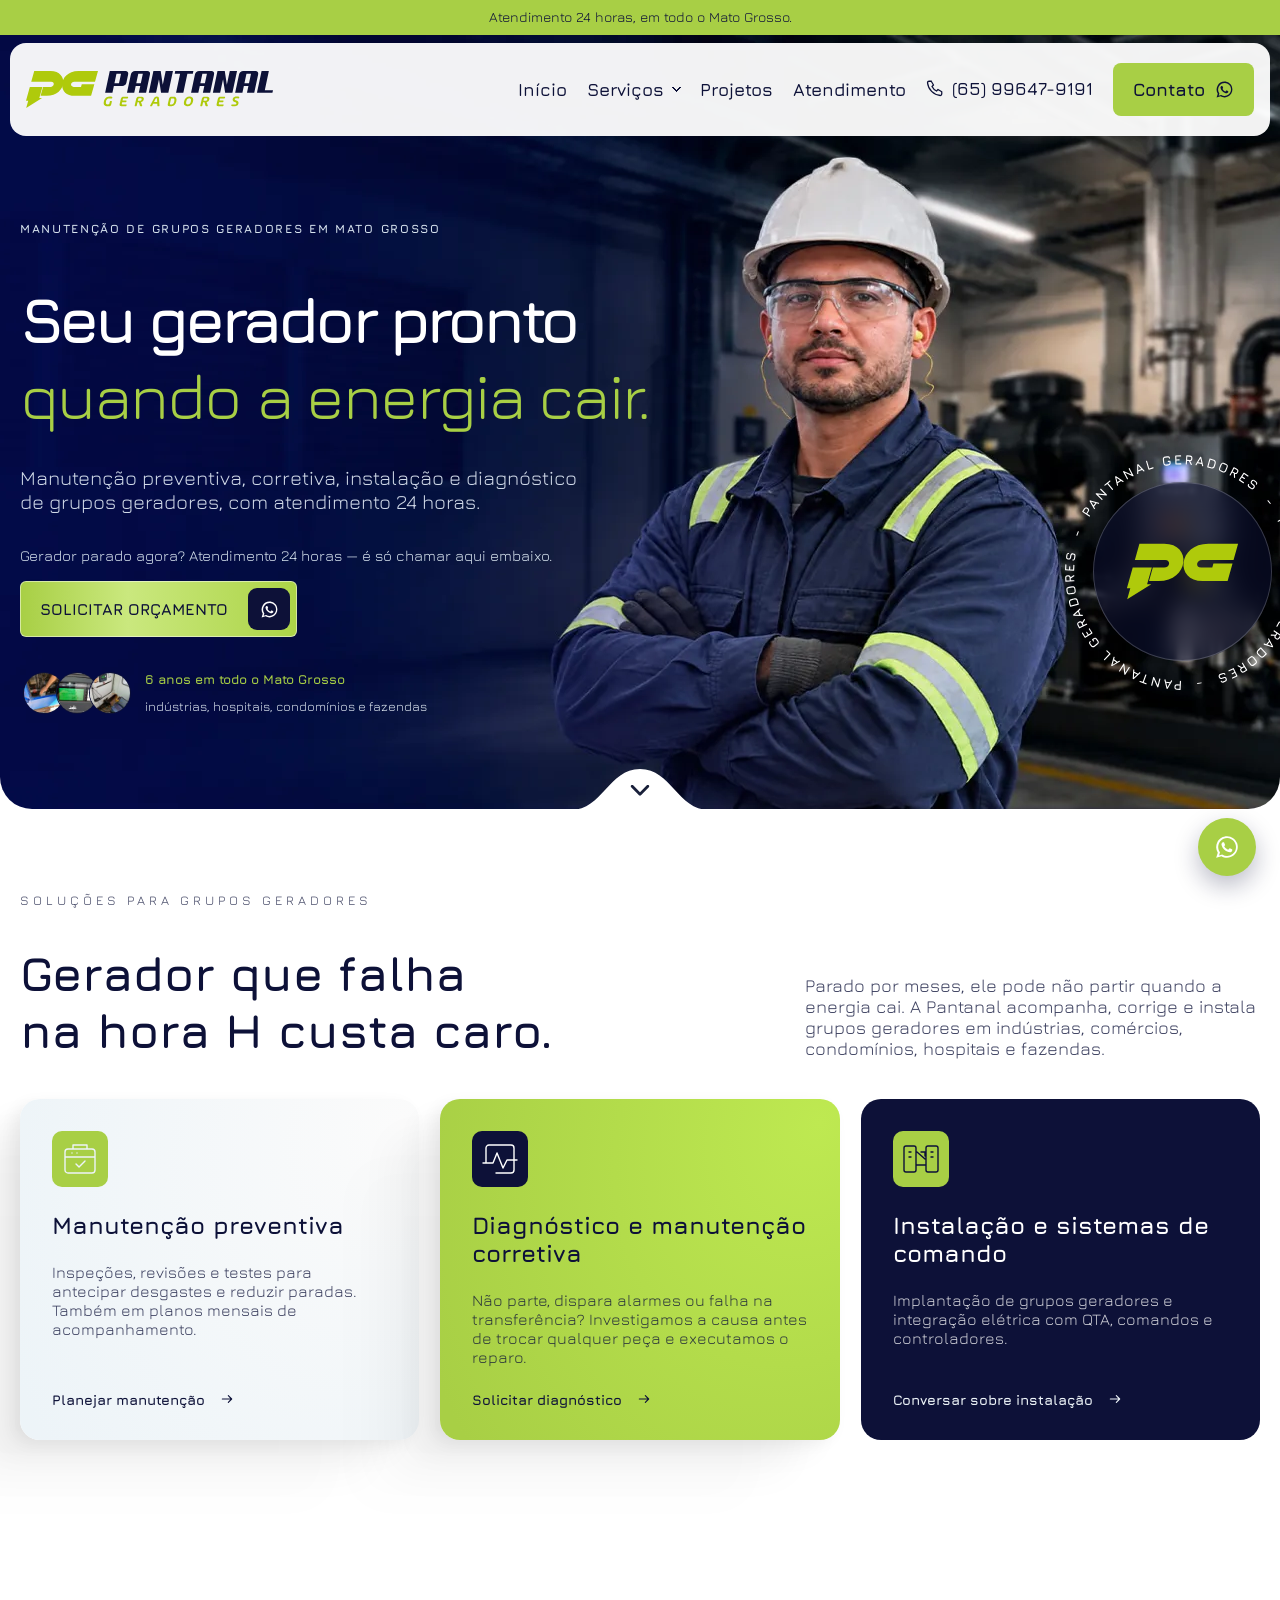
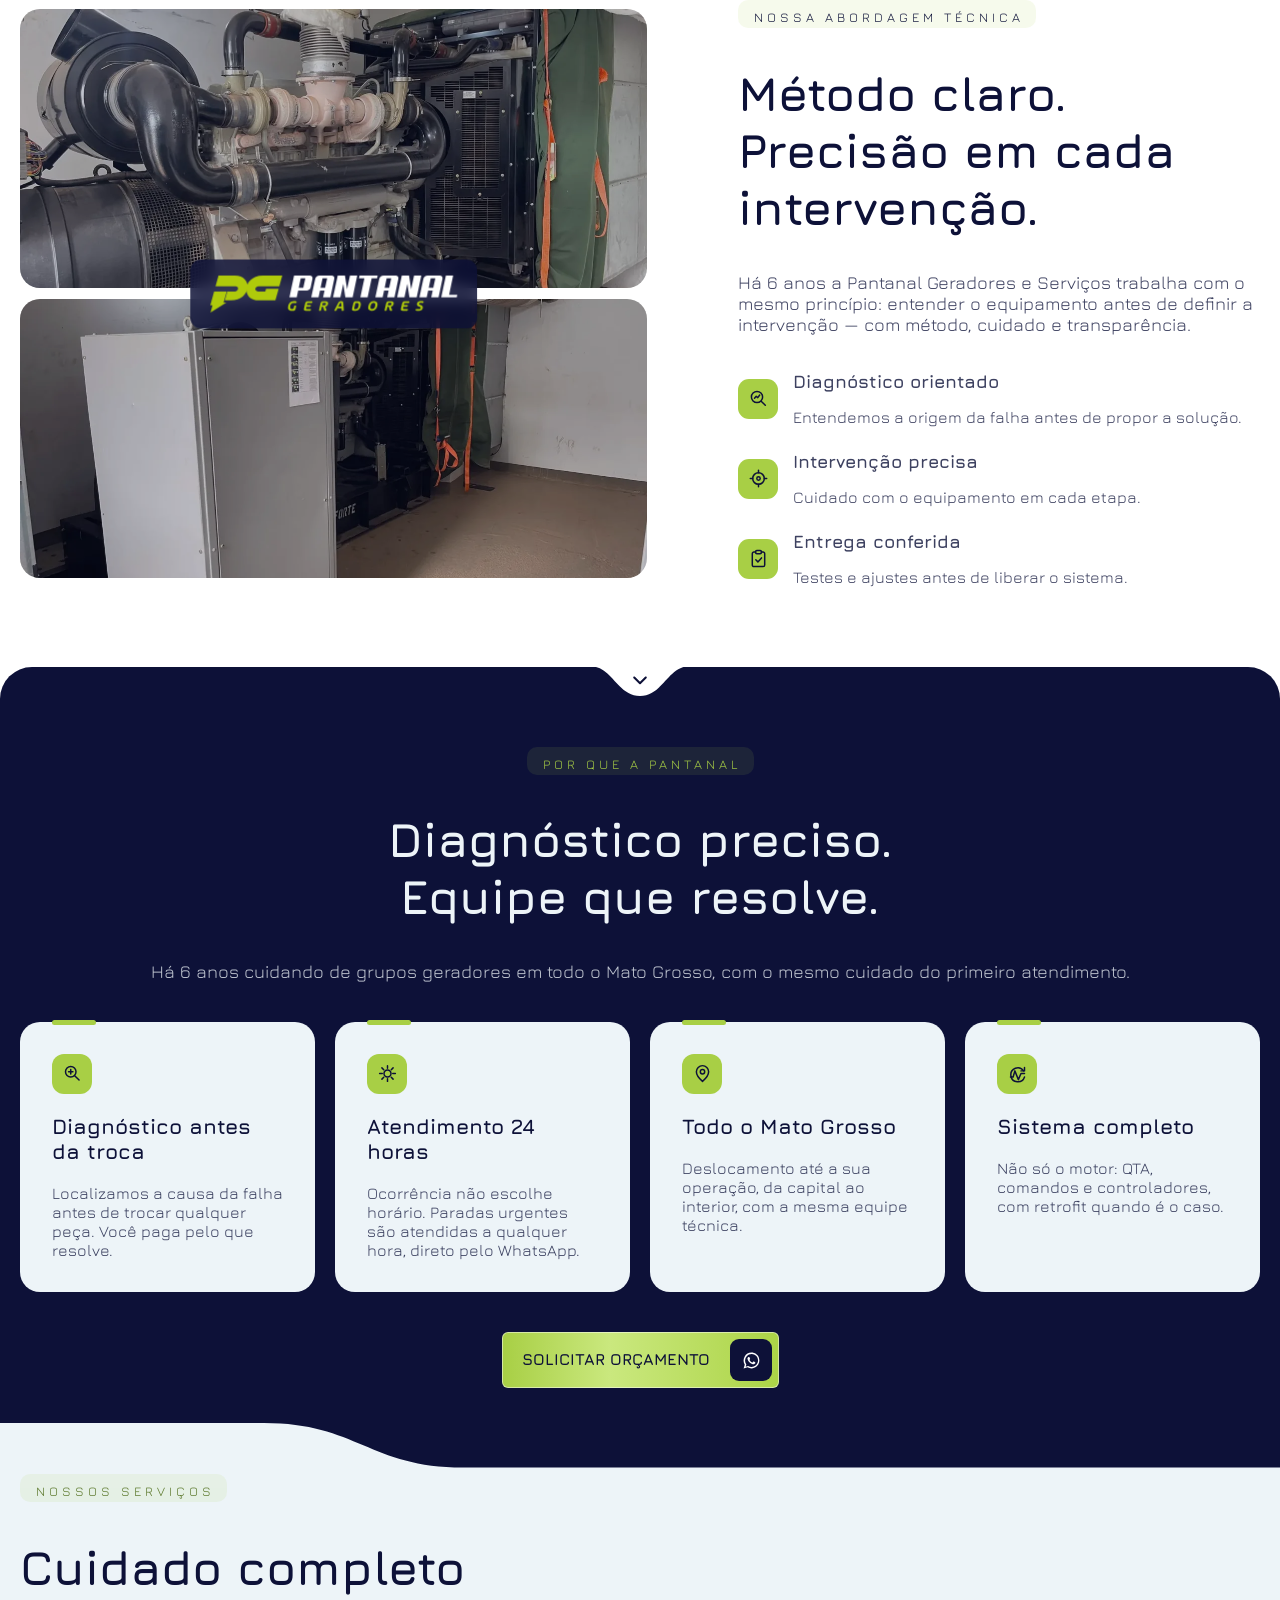
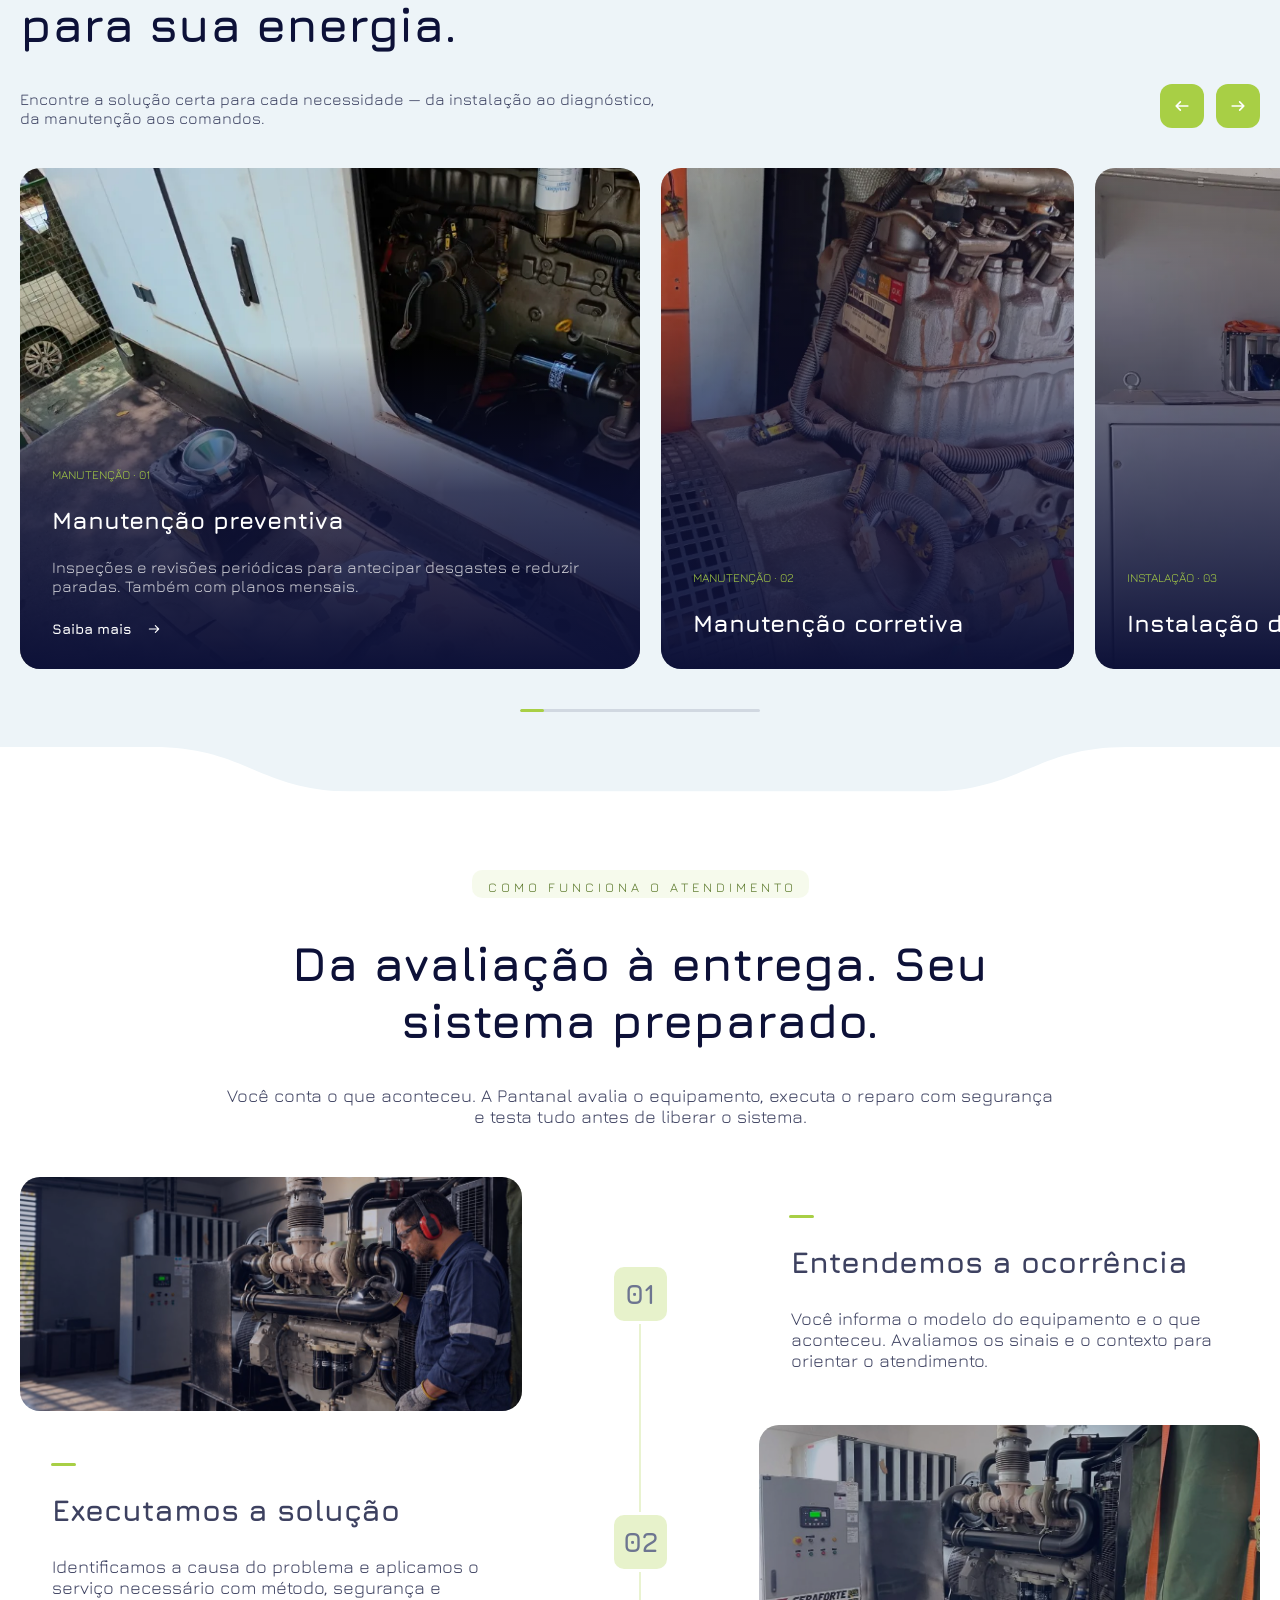
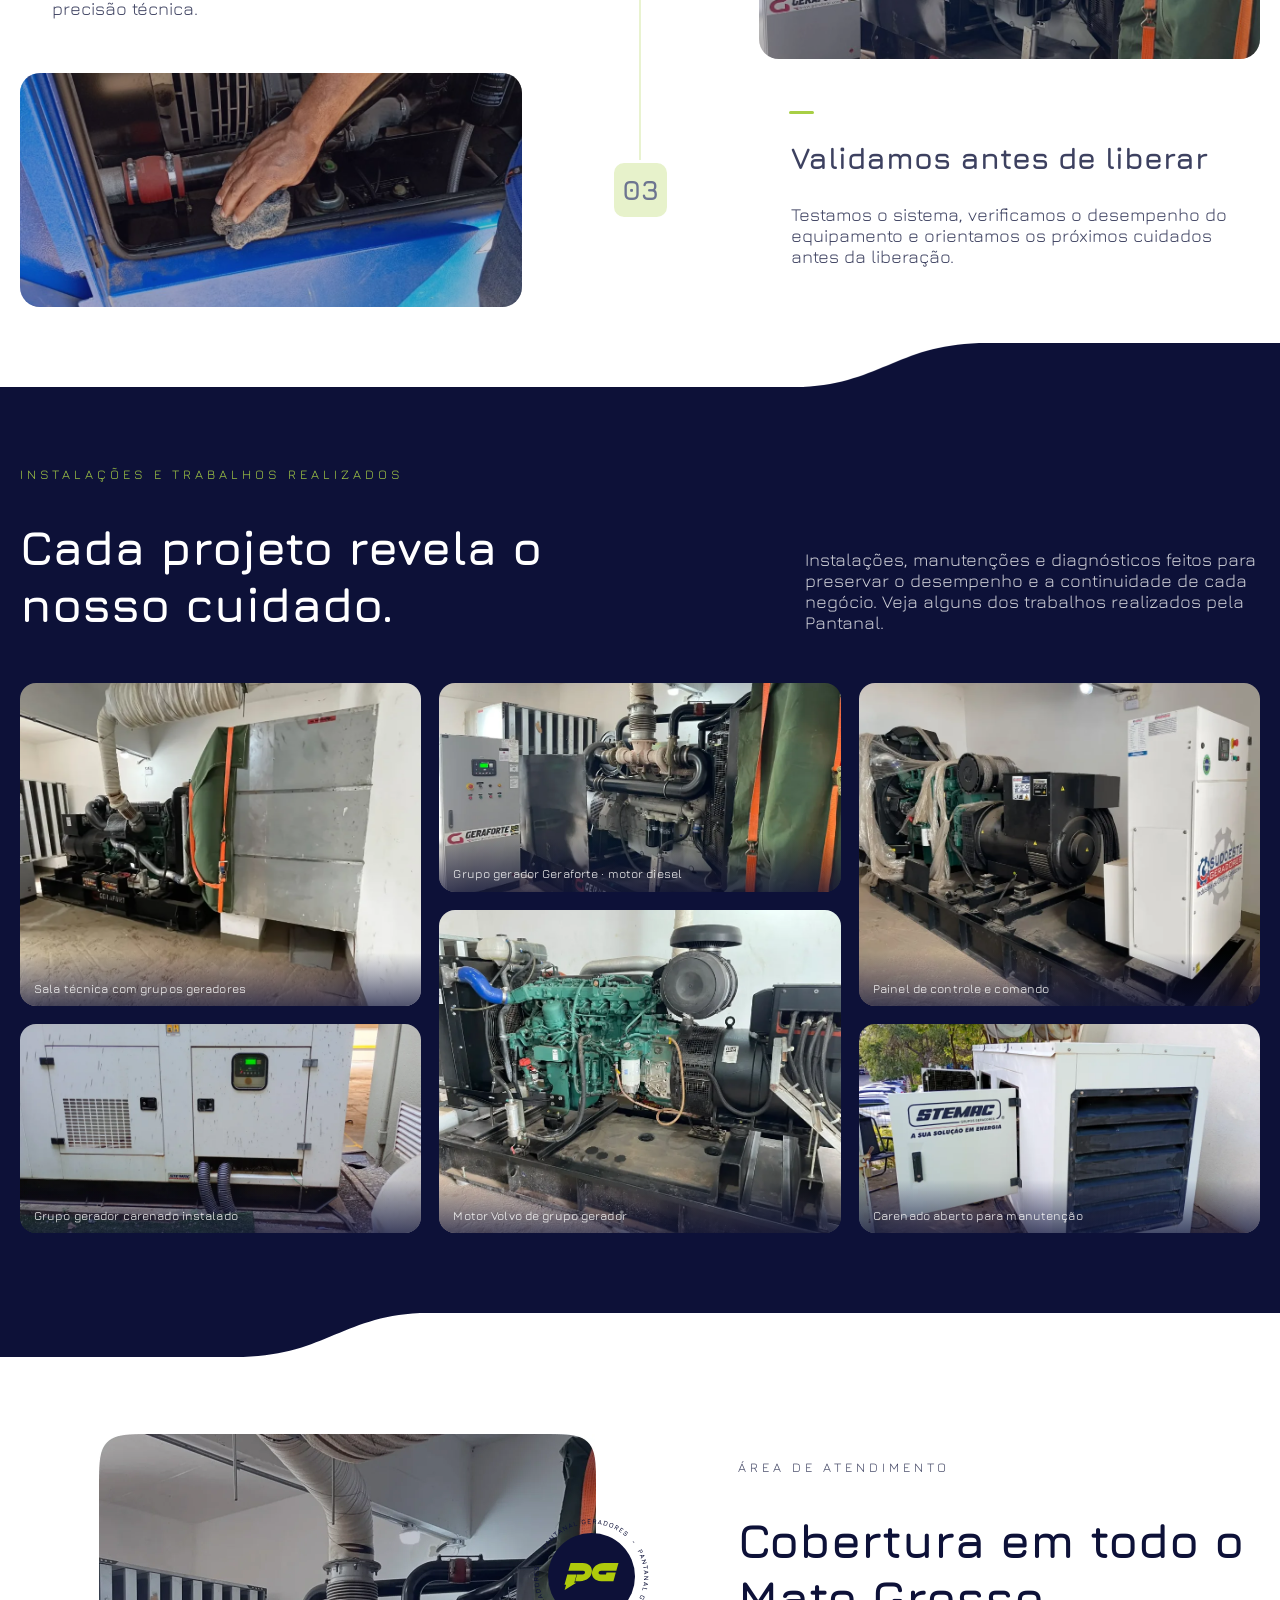
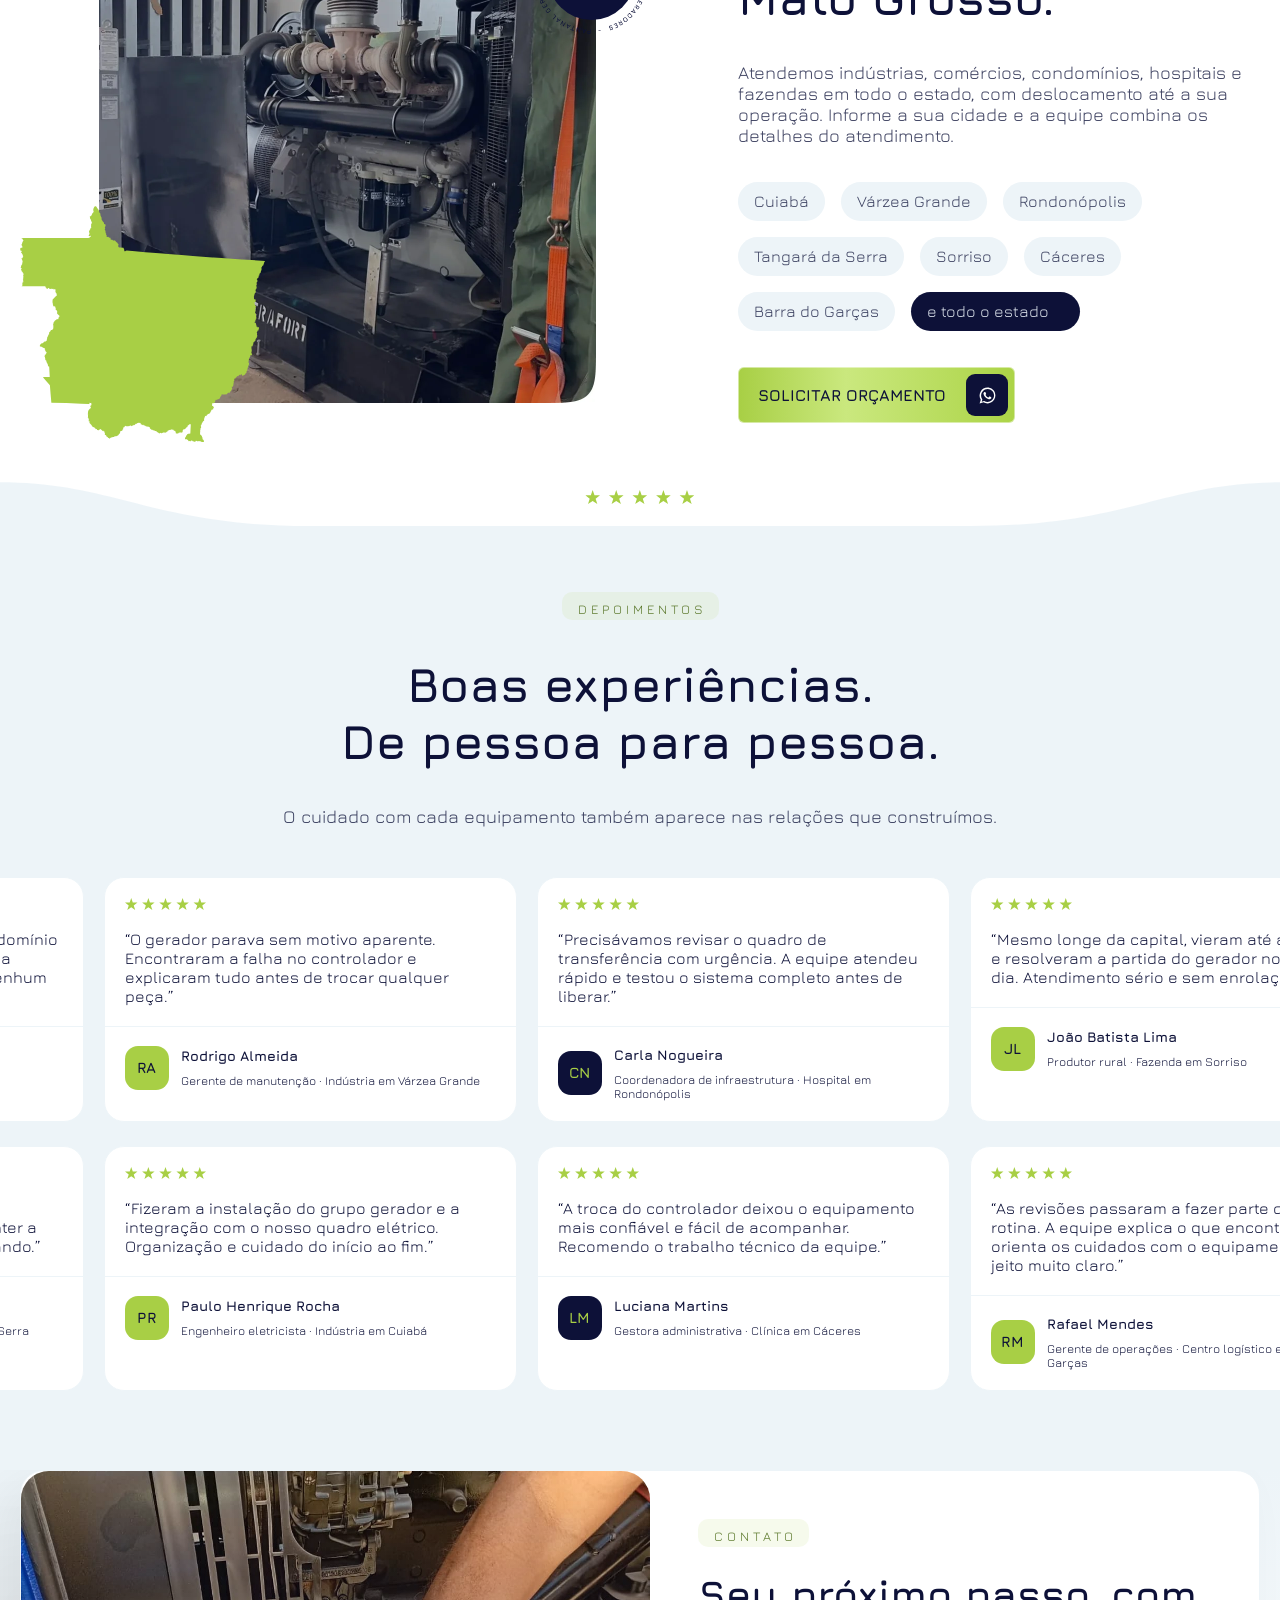
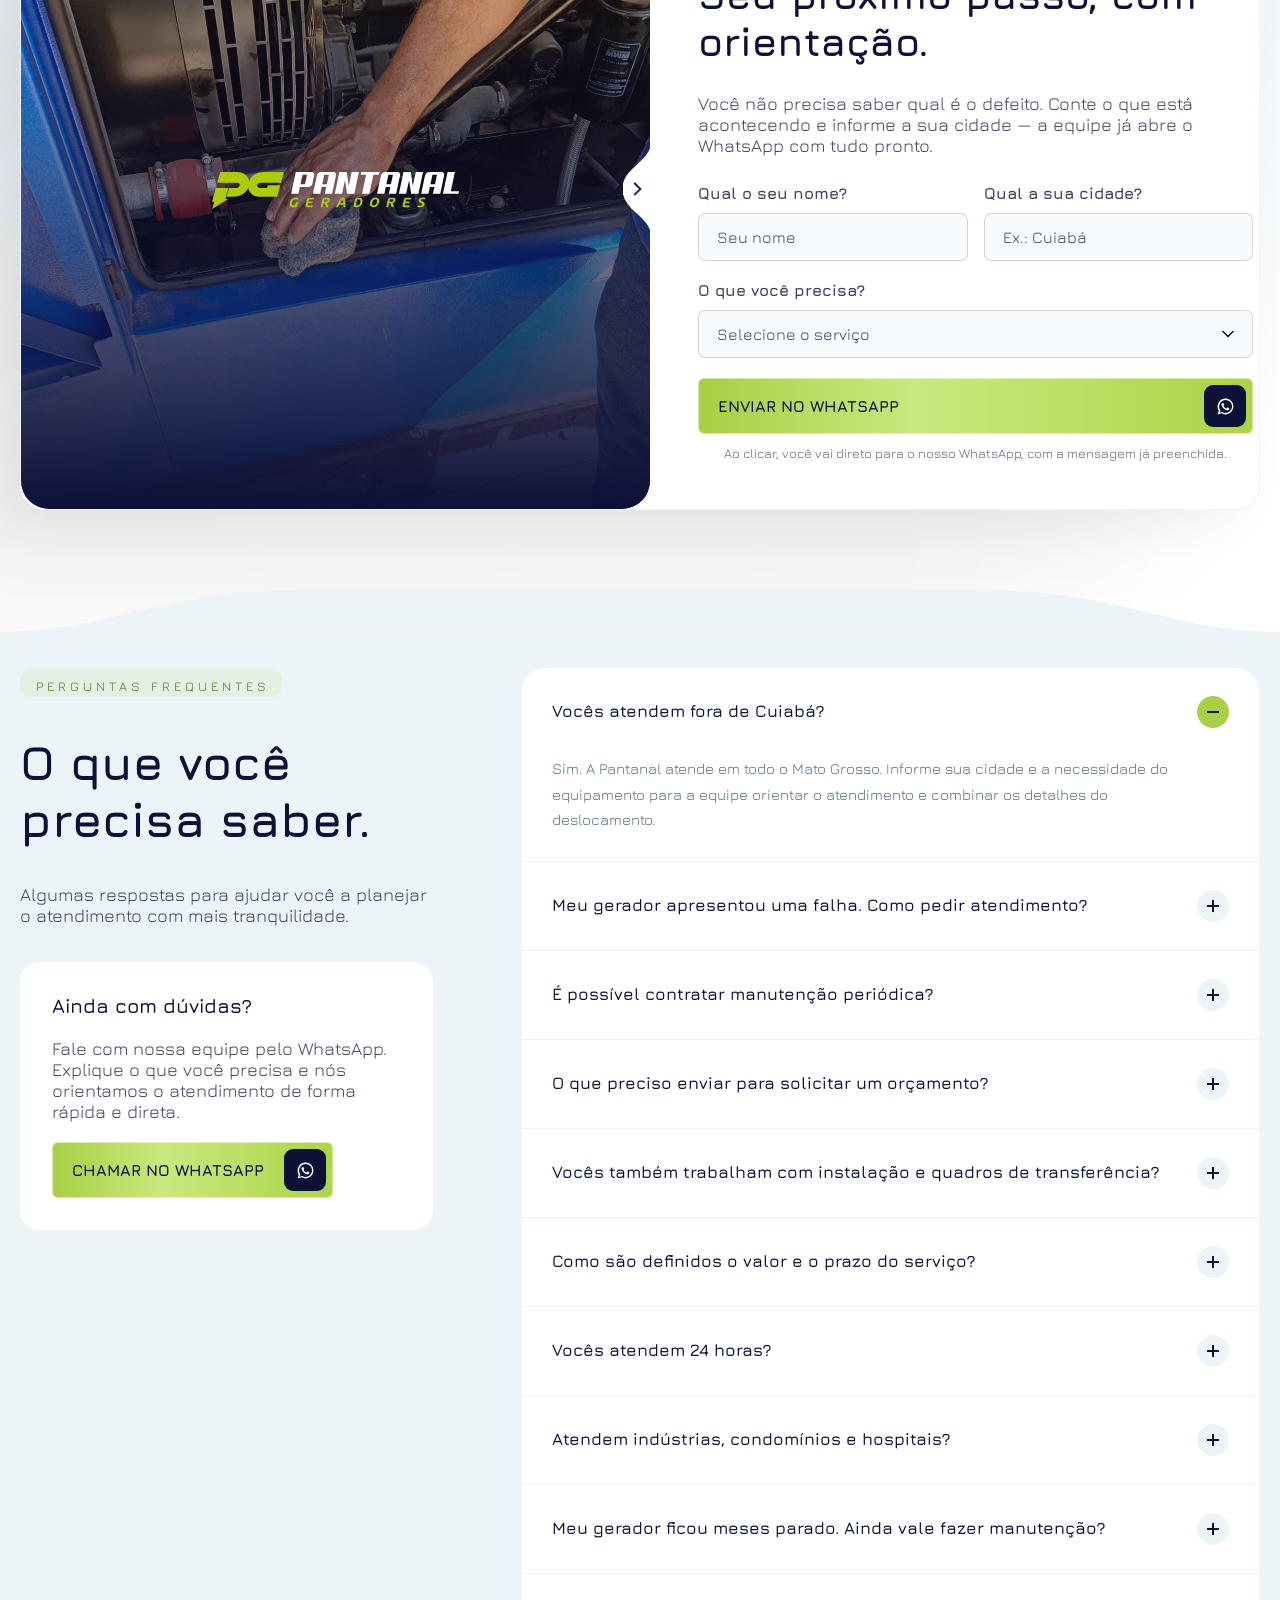
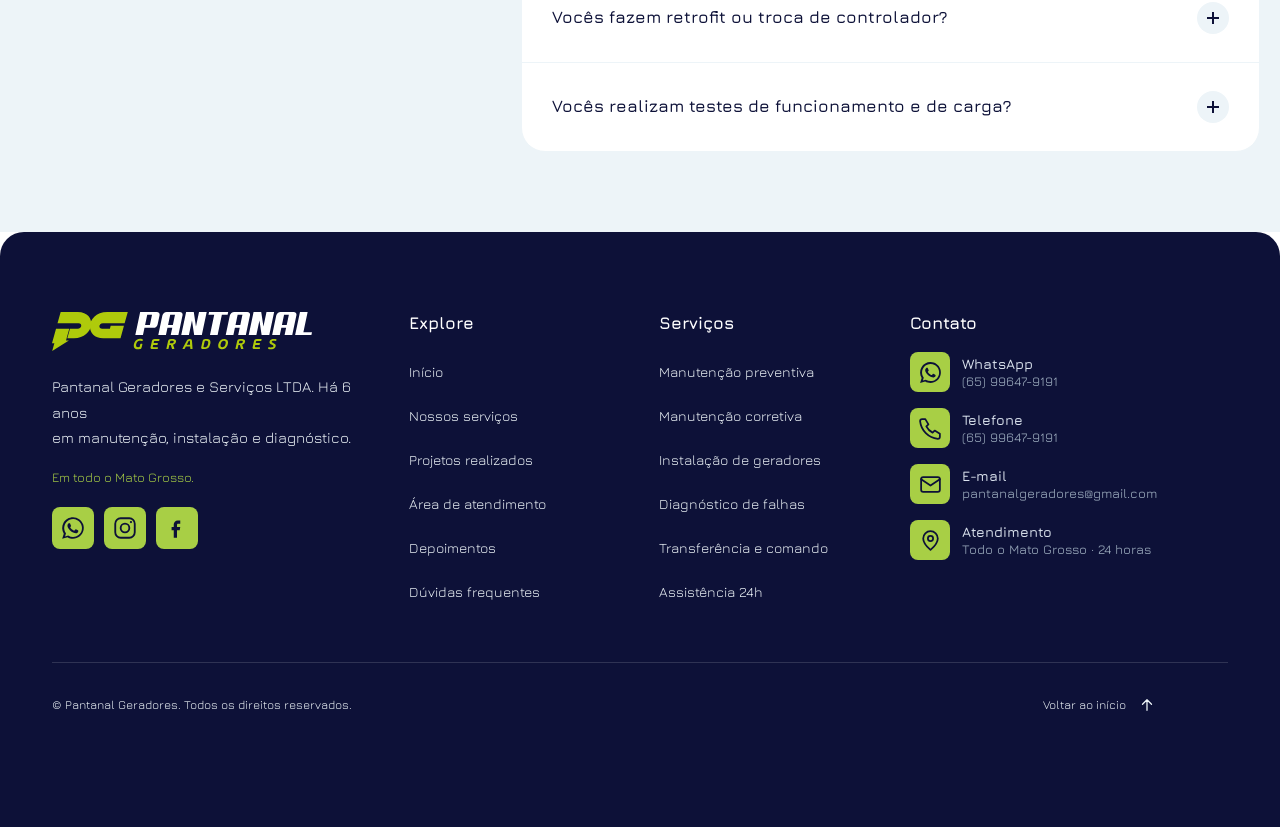
<file: index.html>
<!doctype html>
<html lang="pt-BR">
<head>
  <meta charset="utf-8">
  <meta name="viewport" content="width=device-width, initial-scale=1">
  <title>Pantanal Geradores | Manutenção de grupos geradores em Mato Grosso</title>
  <meta name="description" content="Manutenção preventiva, corretiva e diagnóstico de grupos geradores. Atendimento 24 horas em todo o Mato Grosso.">
  <!-- Endereço público do site: trocar aqui (canonical e og:*) quando o domínio próprio entrar no ar -->
  <link rel="canonical" href="https://pantanal-geradores.vercel.app/">
  <meta name="theme-color" content="#0d1138">

  <!-- Ícones -->
  <link rel="icon" href="favicon.svg" type="image/svg+xml">
  <link rel="icon" href="favicon-96.png" type="image/png" sizes="96x96">
  <link rel="apple-touch-icon" href="apple-touch-icon.png">
  <link rel="manifest" href="site.webmanifest">

  <!-- Compartilhamento (WhatsApp, Facebook, LinkedIn, X) -->
  <meta property="og:type" content="website">
  <meta property="og:locale" content="pt_BR">
  <meta property="og:site_name" content="Pantanal Geradores">
  <meta property="og:url" content="https://pantanal-geradores.vercel.app/">
  <meta property="og:title" content="Pantanal Geradores | Manutenção de grupos geradores em Mato Grosso">
  <meta property="og:description" content="Preventiva, corretiva, instalação e diagnóstico de grupos geradores. Atendimento 24 horas em todo o Mato Grosso.">
  <meta property="og:image" content="https://pantanal-geradores.vercel.app/assets/img/og-image.jpg">
  <meta property="og:image:secure_url" content="https://pantanal-geradores.vercel.app/assets/img/og-image.jpg">
  <meta property="og:image:type" content="image/jpeg">
  <meta property="og:image:width" content="1200">
  <meta property="og:image:height" content="630">
  <meta property="og:image:alt" content="Técnico da Pantanal Geradores em frente a um grupo gerador, com o texto: Seu gerador pronto quando a energia cair.">
  <meta name="twitter:card" content="summary_large_image">
  <meta name="twitter:title" content="Pantanal Geradores | Manutenção de grupos geradores em Mato Grosso">
  <meta name="twitter:description" content="Preventiva, corretiva, instalação e diagnóstico de grupos geradores. Atendimento 24 horas em todo o Mato Grosso.">
  <meta name="twitter:image" content="https://pantanal-geradores.vercel.app/assets/img/og-image.jpg">
  <meta name="twitter:image:alt" content="Técnico da Pantanal Geradores em frente a um grupo gerador.">
  <!-- Dados estruturados para o Google. A confirmar com o cliente: cidade-base (addressLocality),
       ano de fundação (foundingDate) e perfis oficiais (sameAs). Trocar a URL junto com o domínio. -->
  <script type="application/ld+json">
  {
    "@context": "https://schema.org",
    "@graph": [
      {
        "@type": "LocalBusiness",
        "@id": "https://pantanal-geradores.vercel.app/#empresa",
        "name": "Pantanal Geradores",
        "legalName": "Pantanal Geradores e Serviços LTDA",
        "description": "Manutenção preventiva e corretiva, instalação, diagnóstico e serviços em QTA e comandos de grupos geradores, com atendimento 24 horas em todo o Mato Grosso.",
        "url": "https://pantanal-geradores.vercel.app/",
        "logo": "https://pantanal-geradores.vercel.app/icon-512.png",
        "image": "https://pantanal-geradores.vercel.app/assets/img/og-image.jpg",
        "telephone": "+55-65-99647-9191",
        "email": "pantanalgeradores@gmail.com",
        "address": {
          "@type": "PostalAddress",
          "addressRegion": "MT",
          "addressCountry": "BR"
        },
        "areaServed": {
          "@type": "State",
          "name": "Mato Grosso"
        },
        "openingHoursSpecification": {
          "@type": "OpeningHoursSpecification",
          "dayOfWeek": [
            "Monday",
            "Tuesday",
            "Wednesday",
            "Thursday",
            "Friday",
            "Saturday",
            "Sunday"
          ],
          "opens": "00:00",
          "closes": "23:59"
        },
        "contactPoint": {
          "@type": "ContactPoint",
          "telephone": "+55-65-99647-9191",
          "contactType": "customer service",
          "areaServed": "BR-MT",
          "availableLanguage": "Portuguese"
        },
        "knowsAbout": [
          "Grupos geradores",
          "Manutenção de geradores",
          "QTA - Quadro de Transferência Automática",
          "Controladores de grupo gerador",
          "Energia de contingência"
        ],
        "hasOfferCatalog": {
          "@type": "OfferCatalog",
          "name": "Serviços",
          "itemListElement": [
            {
              "@type": "Offer",
              "itemOffered": {
                "@type": "Service",
                "name": "Manutenção preventiva de grupos geradores"
              }
            },
            {
              "@type": "Offer",
              "itemOffered": {
                "@type": "Service",
                "name": "Manutenção corretiva de grupos geradores"
              }
            },
            {
              "@type": "Offer",
              "itemOffered": {
                "@type": "Service",
                "name": "Instalação de grupos geradores"
              }
            },
            {
              "@type": "Offer",
              "itemOffered": {
                "@type": "Service",
                "name": "Diagnóstico e solução de falhas"
              }
            },
            {
              "@type": "Offer",
              "itemOffered": {
                "@type": "Service",
                "name": "Revisão e inspeção"
              }
            },
            {
              "@type": "Offer",
              "itemOffered": {
                "@type": "Service",
                "name": "QTA, sistemas de transferência e comando"
              }
            },
            {
              "@type": "Offer",
              "itemOffered": {
                "@type": "Service",
                "name": "Manutenção elétrica e eletrônica"
              }
            },
            {
              "@type": "Offer",
              "itemOffered": {
                "@type": "Service",
                "name": "Testes de funcionamento e carga"
              }
            },
            {
              "@type": "Offer",
              "itemOffered": {
                "@type": "Service",
                "name": "Assistência e atendimento emergencial 24 horas"
              }
            },
            {
              "@type": "Offer",
              "itemOffered": {
                "@type": "Service",
                "name": "Retrofit de controladores"
              }
            }
          ]
        }
      },
      {
        "@type": "WebSite",
        "@id": "https://pantanal-geradores.vercel.app/#site",
        "url": "https://pantanal-geradores.vercel.app/",
        "name": "Pantanal Geradores",
        "inLanguage": "pt-BR",
        "publisher": {
          "@id": "https://pantanal-geradores.vercel.app/#empresa"
        }
      }
    ]
  }
  </script>
  <link rel="preload" href="assets/fonts/jura-latin.woff2" as="font" type="font/woff2" crossorigin>
  <link rel="stylesheet" href="css/style.css">
</head>
<body>

  <!-- Barra superior -->
  <div class="topbar">
    <p class="trim">Atendimento 24 horas, em todo o Mato Grosso.</p>
  </div>

  <!-- Seção 1: Header + Hero -->
  <header class="hero" id="inicio">
    <nav class="navbar" aria-label="Principal">
      <a class="navbar__logo" href="#inicio" aria-label="Pantanal Geradores - início">
        <img src="assets/icons/logo-pantanal.svg" alt="Pantanal Geradores" width="247" height="37">
      </a>
      <button class="navbar__toggle" type="button" aria-label="Abrir menu" aria-expanded="false" aria-controls="nav-links">
        <span></span><span></span><span></span>
      </button>
      <ul class="navbar__links" id="nav-links">
        <li><a class="trim" href="#inicio">Início</a></li>
        <li class="navbar__servicos">
          <button class="navbar__trigger trim" type="button" aria-expanded="false" aria-controls="megamenu">
            Serviços
            <span class="navbar__chevron" aria-hidden="true"></span>
          </button>

          <div class="mega" id="megamenu">
            <button class="mega__voltar" type="button">
              <span class="mega__voltar-seta" aria-hidden="true"></span>
              Serviços
            </button>
            <ul class="mega__lista">
            <li>
              <a class="mega__item" href="#servicos">
                <span class="mega__icone"><img src="assets/icons/mega-preventiva.svg" alt="" width="24" height="24"></span>
                <span class="mega__texto">
                  <strong>Manutenção preventiva</strong>
                  <small>Inspeções e revisões programadas</small>
                </span>
              </a>
            </li>
            <li>
              <a class="mega__item" href="#servicos">
                <span class="mega__icone"><img src="assets/icons/mega-corretiva.svg" alt="" width="24" height="24"></span>
                <span class="mega__texto">
                  <strong>Manutenção corretiva</strong>
                  <small>Reparo quando o gerador falha</small>
                </span>
              </a>
            </li>
            <li>
              <a class="mega__item" href="#servicos">
                <span class="mega__icone"><img src="assets/icons/mega-instalacao.svg" alt="" width="24" height="24"></span>
                <span class="mega__texto">
                  <strong>Instalação de geradores</strong>
                  <small>Implantação completa do sistema</small>
                </span>
              </a>
            </li>
            <li>
              <a class="mega__item" href="#servicos">
                <span class="mega__icone"><img src="assets/icons/mega-diagnostico.svg" alt="" width="24" height="24"></span>
                <span class="mega__texto">
                  <strong>Diagnóstico e solução de falhas</strong>
                  <small>Encontramos a causa antes do reparo</small>
                </span>
              </a>
            </li>
            <li>
              <a class="mega__item" href="#servicos">
                <span class="mega__icone"><img src="assets/icons/mega-inspecao.svg" alt="" width="24" height="24"></span>
                <span class="mega__texto">
                  <strong>Revisão e inspeção</strong>
                  <small>Avaliação das condições do equipamento</small>
                </span>
              </a>
            </li>
            <li>
              <a class="mega__item" href="#servicos">
                <span class="mega__icone"><img src="assets/icons/mega-comando.svg" alt="" width="24" height="24"></span>
                <span class="mega__texto">
                  <strong>Transferência e comando</strong>
                  <small>QTA, comandos e controladores</small>
                </span>
              </a>
            </li>
            <li>
              <a class="mega__item" href="#servicos">
                <span class="mega__icone"><img src="assets/icons/mega-eletrica.svg" alt="" width="24" height="24"></span>
                <span class="mega__texto">
                  <strong>Elétrica e eletrônica</strong>
                  <small>Cuidado nos componentes do sistema</small>
                </span>
              </a>
            </li>
            <li>
              <a class="mega__item" href="#servicos">
                <span class="mega__icone"><img src="assets/icons/mega-testes.svg" alt="" width="24" height="24"></span>
                <span class="mega__texto">
                  <strong>Testes de funcionamento e carga</strong>
                  <small>Validação do desempenho sob carga</small>
                </span>
              </a>
            </li>
            <li>
              <a class="mega__item" href="#servicos">
                <span class="mega__icone"><img src="assets/icons/mega-24h.svg" alt="" width="24" height="24"></span>
                <span class="mega__texto">
                  <strong>Assistência e atendimento emergencial</strong>
                  <small>Atendimento urgente em todo o estado</small>
                </span>
              </a>
            </li>
            <li>
              <a class="mega__item" href="#servicos">
                <span class="mega__icone"><img src="assets/icons/mega-retrofit.svg" alt="" width="24" height="24"></span>
                <span class="mega__texto">
                  <strong>Retrofit de controladores</strong>
                  <small>Atualização para recuperar desempenho</small>
                </span>
              </a>
            </li>
            </ul>
            <div class="mega__rodape">
              <p>Não sabe qual serviço precisa? A equipe orienta pelo WhatsApp.</p>
              <a class="btn btn--primary mega__btn" href="https://wa.me/" data-whatsapp>
                <span class="trim">Falar com a equipe</span>
                <span class="btn__icon"><img src="assets/icons/whatsapp.svg" alt="" width="19" height="19"></span>
              </a>
            </div>
          </div>
        </li>
        <li><a class="trim" href="#projetos">Projetos</a></li>
        <li><a class="trim" href="#atendimento">Atendimento</a></li>
        <li>
          <a class="navbar__tel" href="tel:+5565996479191" aria-label="Ligar para (65) 99647-9191">
            <img src="assets/icons/contato-telefone.svg" alt="" width="18" height="18">
            <span class="trim">(65) 99647-9191</span>
          </a>
        </li>
        <li>
          <a class="navbar__contato" href="#contato">
            <span class="trim">Contato</span>
            <img src="assets/icons/whatsapp-navy.svg" alt="" width="19" height="19">
          </a>
        </li>
      </ul>
    </nav>

    <div class="container hero__inner">
      <div class="hero__content">
        <div class="hero__heading">
          <p class="eyebrow eyebrow--light">Manutenção de grupos geradores em Mato Grosso</p>
          <h1 class="hero__title trim">
            <span class="hero__title-strong">Seu gerador pronto</span>
            <span class="hero__title-accent">quando a energia cair.</span>
          </h1>
        </div>
        <p class="hero__subtitle trim">Manutenção preventiva, corretiva, instalação e diagnóstico<br> de grupos geradores, com atendimento 24 horas.</p>

        <div class="hero__acoes">
          <p class="hero__urgente">Gerador parado agora? Atendimento 24 horas — é só chamar aqui embaixo.</p>
          <a class="btn btn--primary" href="#contato">
            <span class="trim">Solicitar orçamento</span>
            <span class="btn__icon"><img src="assets/icons/whatsapp.svg" alt="" width="19" height="19"></span>
          </a>
        </div>

        <div class="hero__proof">
          <div class="hero__thumbs">
            <img src="assets/img/trabalho-1.jpg" alt="" width="42" height="42">
            <img src="assets/img/trabalho-2.jpg" alt="" width="42" height="42">
            <img src="assets/img/trabalho-3.jpg" alt="" width="42" height="42">
          </div>
          <div class="hero__proof-text">
            <p class="trim"><strong>6 anos em todo o Mato Grosso</strong></p>
            <p class="trim">indústrias, hospitais, condomínios e fazendas</p>
          </div>
        </div>
      </div>

      <div class="selo" aria-hidden="true">
        <img class="selo__texto" src="assets/icons/selo-texto.svg" alt="" width="235" height="236">
        <div class="selo__meio"><img src="assets/icons/selo-meio.svg" alt="" width="179" height="179"></div>
      </div>
    </div>

    <a class="hero__divisor" href="#solucoes" aria-label="Ir para a próxima seção">
      <img src="assets/icons/divisor-hero.svg" alt="" width="138" height="41">
    </a>
  </header>

  <main>
    <!-- Seção 2: Soluções -->
    <section class="solucoes container" id="solucoes">
      <div class="solucoes__header">
        <div class="solucoes__titles">
          <p class="eyebrow-spaced trim">Soluções para grupos geradores</p>
          <h2 class="section-title trim">Gerador que falha<br> na hora H custa caro.</h2>
        </div>
        <p class="solucoes__lead trim">Parado por meses, ele pode não partir quando a energia cai. A Pantanal acompanha, corrige e instala grupos geradores em indústrias, comércios, condomínios, hospitais e fazendas.</p>
      </div>

      <div class="solucoes__cards">
        <article class="sol-card sol-card--light">
          <img class="sol-card__icon" src="assets/icons/sol-preventiva.svg" alt="" width="56" height="56">
          <h3 class="sol-card__title trim">Manutenção preventiva</h3>
          <p class="sol-card__text trim">Inspeções, revisões e testes para antecipar desgastes e reduzir paradas. Também em planos mensais de acompanhamento.</p>
          <a class="sol-card__link" href="#contato"><span class="trim">Planejar manutenção</span><img src="assets/icons/seta-escura.svg" alt="" width="16" height="16"></a>
        </article>

        <article class="sol-card sol-card--lime">
          <img class="sol-card__icon" src="assets/icons/sol-corretiva.svg" alt="" width="56" height="56">
          <h3 class="sol-card__title trim">Diagnóstico e manutenção corretiva</h3>
          <p class="sol-card__text trim">Não parte, dispara alarmes ou falha na transferência? Investigamos a causa antes de trocar qualquer peça e executamos o reparo.</p>
          <a class="sol-card__link" href="#contato"><span class="trim">Solicitar diagnóstico</span><img src="assets/icons/seta-escura.svg" alt="" width="16" height="16"></a>
        </article>

        <article class="sol-card sol-card--dark">
          <img class="sol-card__icon" src="assets/icons/sol-diagnostico.svg" alt="" width="56" height="56">
          <h3 class="sol-card__title trim">Instalação e sistemas de comando</h3>
          <p class="sol-card__text trim">Implantação de grupos geradores e integração elétrica com QTA, comandos e controladores.</p>
          <a class="sol-card__link" href="#contato"><span class="trim">Conversar sobre instalação</span><img src="assets/icons/seta-clara.svg" alt="" width="16" height="16"></a>
        </article>
      </div>
    </section>

    <!-- Seção 3: Abordagem técnica -->
    <section class="abordagem container" id="abordagem">
      <div class="abordagem__imagens">
        <div class="foto"><img src="assets/img/abordagem-1.webp" alt="Motor diesel turbo de grupo gerador" width="627" height="279" loading="lazy"></div>
        <div class="foto"><img src="assets/img/abordagem-2.webp" alt="Sala técnica com grupo gerador instalado" width="627" height="279" loading="lazy"></div>
        <div class="abordagem__logo">
          <img src="assets/icons/logo-pantanal-branco.svg" alt="" width="247" height="37">
        </div>
      </div>

      <div class="abordagem__conteudo">
        <div class="abordagem__header">
          <p class="kicker trim">Nossa abordagem técnica</p>
          <h2 class="section-title trim">Método claro.<br> Precisão em cada intervenção.</h2>
        </div>
        <p class="abordagem__lead trim">Há 6 anos a Pantanal Geradores e Serviços trabalha com o mesmo princípio: entender o equipamento antes de definir a intervenção — com método, cuidado e transparência.</p>

        <ul class="abordagem__lista">
          <li>
            <span class="abordagem__icone" aria-hidden="true"><img src="assets/icons/abordagem-diagnostico.svg" alt="" width="21" height="21"></span>
            <div>
              <h3 class="trim">Diagnóstico orientado</h3>
              <p class="trim">Entendemos a origem da falha antes de propor a solução.</p>
            </div>
          </li>
          <li>
            <span class="abordagem__icone" aria-hidden="true"><img src="assets/icons/abordagem-intervencao.svg" alt="" width="21" height="21"></span>
            <div>
              <h3 class="trim">Intervenção precisa</h3>
              <p class="trim">Cuidado com o equipamento em cada etapa.</p>
            </div>
          </li>
          <li>
            <span class="abordagem__icone" aria-hidden="true"><img src="assets/icons/abordagem-entrega.svg" alt="" width="21" height="21"></span>
            <div>
              <h3 class="trim">Entrega conferida</h3>
              <p class="trim">Testes e ajustes antes de liberar o sistema.</p>
            </div>
          </li>
        </ul>
      </div>
    </section>

    <!-- Seção 4: Benefícios -->
    <section class="beneficios" id="beneficios">
      <img class="beneficios__divisor" src="assets/icons/divisor-beneficios.svg" alt="" width="101" height="30" aria-hidden="true">
      <div class="container beneficios__inner">
        <div class="beneficios__header">
          <p class="kicker kicker--lime trim">Por que a Pantanal</p>
          <h2 class="section-title section-title--light trim">Diagnóstico preciso.<br> Equipe que resolve.</h2>
          <p class="beneficios__lead trim">Há 6 anos cuidando de grupos geradores em todo o Mato Grosso, com o mesmo cuidado do primeiro atendimento.</p>
        </div>

        <div class="beneficios__cards">
          <article class="ben-card">
            <span class="ben-card__icon"><img src="assets/icons/ben-decisoes.svg" alt="" width="21" height="21"></span>
            <h3 class="trim">Diagnóstico antes da troca</h3>
            <p class="trim">Localizamos a causa da falha antes de trocar qualquer peça. Você paga pelo que resolve.</p>
          </article>
          <article class="ben-card">
            <span class="ben-card__icon"><img src="assets/icons/mega-24h.svg" alt="" width="21" height="21"></span>
            <h3 class="trim">Atendimento 24 horas</h3>
            <p class="trim">Ocorrência não escolhe horário. Paradas urgentes são atendidas a qualquer hora, direto pelo WhatsApp.</p>
          </article>
          <article class="ben-card">
            <span class="ben-card__icon"><img src="assets/icons/contato-local.svg" alt="" width="21" height="21"></span>
            <h3 class="trim">Todo o Mato Grosso</h3>
            <p class="trim">Deslocamento até a sua operação, da capital ao interior, com a mesma equipe técnica.</p>
          </article>
          <article class="ben-card">
            <span class="ben-card__icon"><img src="assets/icons/mega-comando.svg" alt="" width="21" height="21"></span>
            <h3 class="trim">Sistema completo</h3>
            <p class="trim">Não só o motor: QTA, comandos e controladores, com retrofit quando é o caso.</p>
          </article>
        </div>

        <a class="btn btn--primary" href="#contato">
          <span class="trim">Solicitar orçamento</span>
          <span class="btn__icon"><img src="assets/icons/whatsapp.svg" alt="" width="19" height="19"></span>
        </a>
      </div>
    </section>

    <!-- Seção 5: Nossos serviços -->
    <section class="servicos" id="servicos">
      <img class="servicos__onda servicos__onda--topo" src="assets/icons/onda-servicos-topo.svg" alt="" width="2427" height="65" aria-hidden="true">

      <div class="container servicos__header">
        <div class="servicos__titles">
          <p class="kicker kicker--green trim">Nossos serviços</p>
          <h2 class="section-title trim">Cuidado completo<br> para sua energia.</h2>
          <p class="servicos__lead trim">Encontre a solução certa para cada necessidade — da instalação ao diagnóstico, da manutenção aos comandos.</p>
        </div>
        <div class="servicos__nav">
          <button class="servicos__btn" type="button" data-dir="-1" aria-label="Serviço anterior"><img src="assets/icons/seta-anterior.svg" alt="" width="20" height="20"></button>
          <button class="servicos__btn" type="button" data-dir="1" aria-label="Próximo serviço"><img src="assets/icons/seta-proximo.svg" alt="" width="20" height="20"></button>
        </div>
      </div>

      <div class="servicos__carrossel">
        <div class="container">
          <div class="servicos__track">
            <article class="serv-card">
              <img class="serv-card__img" src="assets/img/servico-1.webp" alt="Técnico em manutenção preventiva de grupo gerador" width="464" height="501">
              <p class="serv-card__tag trim">Manutenção · 01</p>
              <h3 class="serv-card__title trim">Manutenção preventiva</h3>
              <div class="serv-card__more"><div>
                  <p class="serv-card__text trim">Inspeções e revisões periódicas para antecipar desgastes e reduzir paradas. Também com planos mensais.</p>
                  <a class="serv-card__link" href="https://wa.me/" data-whatsapp data-mensagem="Olá! Vim pelo site e gostaria de saber mais sobre Manutenção preventiva."><span class="trim">Saiba mais</span><img src="assets/icons/seta-branca.svg" alt="" width="16" height="16"></a>
              </div></div>
            </article>
            <article class="serv-card">
              <img class="serv-card__img" src="assets/img/servico-2.webp" alt="Motor diesel de grupo gerador em manutenção corretiva" width="464" height="501">
              <p class="serv-card__tag trim">Manutenção · 02</p>
              <h3 class="serv-card__title trim">Manutenção corretiva</h3>
              <div class="serv-card__more"><div>
                  <p class="serv-card__text trim">Falha na partida, alarme recorrente ou parada total: localizamos a causa e executamos o reparo.</p>
                  <a class="serv-card__link" href="https://wa.me/" data-whatsapp data-mensagem="Olá! Vim pelo site e gostaria de saber mais sobre Manutenção corretiva."><span class="trim">Saiba mais</span><img src="assets/icons/seta-branca.svg" alt="" width="16" height="16"></a>
              </div></div>
            </article>
            <article class="serv-card">
              <img class="serv-card__img" src="assets/img/servico-3.webp" alt="Grupo gerador instalado em sala técnica" width="464" height="501">
              <p class="serv-card__tag trim">Instalação · 03</p>
              <h3 class="serv-card__title trim">Instalação de geradores</h3>
              <div class="serv-card__more"><div>
                  <p class="serv-card__text trim">Implantação do equipamento e integração com a estrutura elétrica da empresa.</p>
                  <a class="serv-card__link" href="https://wa.me/" data-whatsapp data-mensagem="Olá! Vim pelo site e gostaria de saber mais sobre Instalação de geradores."><span class="trim">Saiba mais</span><img src="assets/icons/seta-branca.svg" alt="" width="16" height="16"></a>
              </div></div>
            </article>
            <article class="serv-card">
              <img class="serv-card__img" src="assets/img/servico-4.webp" alt="Diagnóstico com computador conectado ao gerador" width="464" height="501">
              <p class="serv-card__tag trim">Diagnóstico · 04</p>
              <h3 class="serv-card__title trim">Diagnóstico e solução de falhas</h3>
              <div class="serv-card__more"><div>
                  <p class="serv-card__text trim">Avaliação elétrica, eletrônica e mecânica para localizar a origem do problema.</p>
                  <a class="serv-card__link" href="https://wa.me/" data-whatsapp data-mensagem="Olá! Vim pelo site e gostaria de saber mais sobre Diagnóstico e solução de falhas."><span class="trim">Saiba mais</span><img src="assets/icons/seta-branca.svg" alt="" width="16" height="16"></a>
              </div></div>
            </article>
            <article class="serv-card">
              <img class="serv-card__img" src="assets/img/servico-5.webp" alt="Revisão e inspeção do equipamento" width="464" height="501">
              <p class="serv-card__tag trim">Inspeção · 05</p>
              <h3 class="serv-card__title trim">Revisão e inspeção</h3>
              <div class="serv-card__more"><div>
                  <p class="serv-card__text trim">Avaliação das condições do equipamento para antecipar desgastes e prioridades.</p>
                  <a class="serv-card__link" href="https://wa.me/" data-whatsapp data-mensagem="Olá! Vim pelo site e gostaria de saber mais sobre Revisão e inspeção."><span class="trim">Saiba mais</span><img src="assets/icons/seta-branca.svg" alt="" width="16" height="16"></a>
              </div></div>
            </article>
            <article class="serv-card">
              <img class="serv-card__img" src="assets/img/servico-6.webp" alt="Disjuntores de transferência automática" width="464" height="501">
              <p class="serv-card__tag trim">Sistemas · 06</p>
              <h3 class="serv-card__title trim">Transferência e comando</h3>
              <div class="serv-card__more"><div>
                  <p class="serv-card__text trim">QTA, comandos e automação para integrar a geração à rotina da empresa.</p>
                  <a class="serv-card__link" href="https://wa.me/" data-whatsapp data-mensagem="Olá! Vim pelo site e gostaria de saber mais sobre Transferência e comando."><span class="trim">Saiba mais</span><img src="assets/icons/seta-branca.svg" alt="" width="16" height="16"></a>
              </div></div>
            </article>
            <article class="serv-card">
              <img class="serv-card__img" src="assets/img/servico-7.webp" alt="Quadro elétrico de grupo gerador" width="464" height="501">
              <p class="serv-card__tag trim">Manutenção · 07</p>
              <h3 class="serv-card__title trim">Elétrica e eletrônica</h3>
              <div class="serv-card__more"><div>
                  <p class="serv-card__text trim">Cuidados nos componentes elétricos e eletrônicos que sustentam o sistema.</p>
                  <a class="serv-card__link" href="https://wa.me/" data-whatsapp data-mensagem="Olá! Vim pelo site e gostaria de saber mais sobre Elétrica e eletrônica."><span class="trim">Saiba mais</span><img src="assets/icons/seta-branca.svg" alt="" width="16" height="16"></a>
              </div></div>
            </article>
            <article class="serv-card">
              <img class="serv-card__img" src="assets/img/servico-8.webp" alt="Controlador durante teste de funcionamento" width="464" height="501">
              <p class="serv-card__tag trim">Testes · 08</p>
              <h3 class="serv-card__title trim">Testes de funcionamento e carga</h3>
              <div class="serv-card__more"><div>
                  <p class="serv-card__text trim">Validação do desempenho e da resposta do equipamento sob carga.</p>
                  <a class="serv-card__link" href="https://wa.me/" data-whatsapp data-mensagem="Olá! Vim pelo site e gostaria de saber mais sobre Testes de funcionamento e carga."><span class="trim">Saiba mais</span><img src="assets/icons/seta-branca.svg" alt="" width="16" height="16"></a>
              </div></div>
            </article>
            <article class="serv-card">
              <img class="serv-card__img" src="assets/img/servico-9.webp" alt="Técnico em atendimento ao grupo gerador" width="464" height="501">
              <p class="serv-card__tag trim">Assistência · 09</p>
              <h3 class="serv-card__title trim">Assistência e atendimento emergencial</h3>
              <div class="serv-card__more"><div>
                  <p class="serv-card__text trim">Atendimento 24 horas para ocorrências e paradas urgentes em todo o Mato Grosso.</p>
                  <a class="serv-card__link" href="https://wa.me/" data-whatsapp data-mensagem="Olá! Vim pelo site e gostaria de saber mais sobre Assistência e atendimento emergencial."><span class="trim">Saiba mais</span><img src="assets/icons/seta-branca.svg" alt="" width="16" height="16"></a>
              </div></div>
            </article>
            <article class="serv-card">
              <img class="serv-card__img" src="assets/img/servico-10.webp" alt="Módulo de controle eletrônico do gerador" width="464" height="501">
              <p class="serv-card__tag trim">Atualização · 10</p>
              <h3 class="serv-card__title trim">Retrofit de controladores</h3>
              <div class="serv-card__more"><div>
                  <p class="serv-card__text trim">Atualização de controladores para recuperar desempenho e ampliar a vida útil do sistema.</p>
                  <a class="serv-card__link" href="https://wa.me/" data-whatsapp data-mensagem="Olá! Vim pelo site e gostaria de saber mais sobre Retrofit de controladores."><span class="trim">Saiba mais</span><img src="assets/icons/seta-branca.svg" alt="" width="16" height="16"></a>
              </div></div>
            </article>
          </div>
        </div>
      </div>

      <!-- barra de progresso (o carrossel anda sozinho; setas no desktop, swipe no celular) -->
      <div class="container servicos__controles">
        <span class="servicos__progresso" aria-hidden="true"><span></span></span>
      </div>

      <img class="servicos__onda servicos__onda--base" src="assets/icons/onda-servicos-base.svg" alt="" width="2648" height="65" aria-hidden="true">
    </section>

    <!-- Seção 6: Como funciona -->
    <section class="como-funciona container" id="como-funciona">
      <div class="como-funciona__header">
        <p class="kicker kicker--green trim">Como funciona o atendimento</p>
        <h2 class="section-title trim">Da avaliação à entrega. Seu sistema preparado.</h2>
        <p class="como-funciona__lead trim">Você conta o que aconteceu. A Pantanal avalia o equipamento, executa o reparo com segurança e testa tudo antes de liberar o sistema.</p>
      </div>

      <ol class="etapas">
        <li class="etapa">
          <div class="foto etapa__foto"><img src="assets/img/etapa-1.jpg" alt="Técnico inspecionando um grupo gerador" width="522" height="234" loading="lazy"></div>
          <span class="etapa__numero" aria-hidden="true"><span class="trim">01</span></span>
          <div class="etapa__conteudo">
            <span class="etapa__traco" aria-hidden="true"></span>
            <h3 class="trim">Entendemos a ocorrência</h3>
            <p class="trim">Você informa o modelo do equipamento e o que aconteceu. Avaliamos os sinais e o contexto para orientar o atendimento.</p>
          </div>
        </li>
        <li class="etapa etapa--invertida">
          <div class="foto etapa__foto"><img src="assets/img/etapa-2.jpg" alt="Grupo gerador com quadro de comando" width="522" height="234" loading="lazy"></div>
          <span class="etapa__numero" aria-hidden="true"><span class="trim">02</span></span>
          <div class="etapa__conteudo">
            <span class="etapa__traco" aria-hidden="true"></span>
            <h3 class="trim">Executamos a solução</h3>
            <p class="trim">Identificamos a causa do problema e aplicamos o serviço necessário com método, segurança e precisão técnica.</p>
          </div>
        </li>
        <li class="etapa">
          <div class="foto etapa__foto"><img src="assets/img/etapa-3.jpg" alt="Técnico fazendo a limpeza de um gerador" width="522" height="234" loading="lazy"></div>
          <span class="etapa__numero" aria-hidden="true"><span class="trim">03</span></span>
          <div class="etapa__conteudo">
            <span class="etapa__traco" aria-hidden="true"></span>
            <h3 class="trim">Validamos antes de liberar</h3>
            <p class="trim">Testamos o sistema, verificamos o desempenho do equipamento e orientamos os próximos cuidados antes da liberação.</p>
          </div>
        </li>
      </ol>
    </section>

    <!-- Seção 7: Portfólio -->
    <section class="portfolio" id="projetos">
      <img class="portfolio__onda portfolio__onda--topo" src="assets/icons/onda-azul.svg" alt="" width="2427" height="45" aria-hidden="true">

      <div class="container portfolio__header">
        <div class="portfolio__titles">
          <p class="eyebrow-spaced eyebrow-spaced--lime trim">Instalações e trabalhos realizados</p>
          <h2 class="section-title section-title--white trim">Cada projeto revela o nosso cuidado.</h2>
        </div>
        <p class="portfolio__lead trim">Instalações, manutenções e diagnósticos feitos para preservar o desempenho e a continuidade de cada negócio. Veja alguns dos trabalhos realizados pela Pantanal.</p>
      </div>

      <!-- Grade de 6 fotos (Figma 108:120): colunas 1 e 3 alta+baixa, coluna 2 baixa+alta -->
      <div class="container portfolio__grade">
        <!-- Legendas descrevem o que aparece na foto. TODO: confirmar com o cliente o serviço e a cidade de cada uma -->
        <figure class="portfolio__foto"><img src="assets/img/portfolio-1.webp" alt="Sala com grupos geradores instalados" width="950" height="713" loading="lazy"><figcaption>Sala técnica com grupos geradores</figcaption></figure>
        <figure class="portfolio__foto"><img src="assets/img/portfolio-2.webp" alt="Grupo gerador Geraforte com motor diesel" width="950" height="713" loading="lazy"><figcaption>Grupo gerador Geraforte · motor diesel</figcaption></figure>
        <figure class="portfolio__foto"><img src="assets/img/portfolio-3.webp" alt="Grupo gerador com painel de controle" width="950" height="713" loading="lazy"><figcaption>Painel de controle e comando</figcaption></figure>
        <figure class="portfolio__foto"><img src="assets/img/portfolio-5.webp" alt="Grupo gerador carenado instalado" width="950" height="713" loading="lazy"><figcaption>Grupo gerador carenado instalado</figcaption></figure>
        <figure class="portfolio__foto"><img src="assets/img/portfolio-4.webp" alt="Motor Volvo de grupo gerador" width="950" height="713" loading="lazy"><figcaption>Motor Volvo de grupo gerador</figcaption></figure>
        <figure class="portfolio__foto"><img src="assets/img/portfolio-6.webp" alt="Grupo gerador carenado aberto para manutenção" width="950" height="713" loading="lazy"><figcaption>Carenado aberto para manutenção</figcaption></figure>
      </div>

      <img class="portfolio__onda portfolio__onda--base" src="assets/icons/onda-azul.svg" alt="" width="2427" height="45" aria-hidden="true">
    </section>

    <!-- Seção 8: Área de atendimento -->
    <section class="atendimento container" id="atendimento">
      <div class="atendimento__visual">
        <img class="atendimento__foto" src="assets/img/atendimento.webp" alt="Grupo gerador instalado atendido pela Pantanal" width="497" height="569" loading="lazy">
        <img class="atendimento__mapa" src="assets/icons/mapa-mt.svg" alt="" width="245" height="236" aria-hidden="true">
        <div class="atendimento__selo" aria-hidden="true">
          <img class="atendimento__selo-texto" src="assets/icons/selo2-texto.svg" alt="" width="115" height="115">
          <img class="atendimento__selo-meio" src="assets/icons/selo2-meio.svg" alt="" width="87" height="87">
        </div>
      </div>

      <div class="atendimento__conteudo">
        <div class="atendimento__header">
          <p class="eyebrow-spaced trim">Área de atendimento</p>
          <h2 class="section-title trim">Cobertura em todo o<br> Mato Grosso.</h2>
        </div>
        <p class="atendimento__lead trim">Atendemos indústrias, comércios, condomínios, hospitais e fazendas em todo o estado, com deslocamento até a sua operação. Informe a sua cidade e a equipe combina os detalhes do atendimento.</p>
        <!-- sempre em 3 linhas, como no Figma; em telas estreitas as tags diminuem em vez de quebrar -->
        <div class="atendimento__cidades" role="list" aria-label="Cidades atendidas">
          <div class="atendimento__linha" role="none">
            <span class="atendimento__cidade" role="listitem"><span class="trim">Cuiabá</span></span>
            <span class="atendimento__cidade" role="listitem"><span class="trim">Várzea Grande</span></span>
            <span class="atendimento__cidade" role="listitem"><span class="trim">Rondonópolis</span></span>
          </div>
          <div class="atendimento__linha" role="none">
            <span class="atendimento__cidade" role="listitem"><span class="trim">Tangará da Serra</span></span>
            <span class="atendimento__cidade" role="listitem"><span class="trim">Sorriso</span></span>
            <span class="atendimento__cidade" role="listitem"><span class="trim">Cáceres</span></span>
          </div>
          <div class="atendimento__linha" role="none">
            <span class="atendimento__cidade" role="listitem"><span class="trim">Barra do Garças</span></span>
            <span class="atendimento__cidade atendimento__cidade--estado" role="listitem"><span class="trim">e todo o estado</span></span>
          </div>
        </div>
        <a class="btn btn--primary" href="#contato">
          <span class="trim">Solicitar orçamento</span>
          <span class="btn__icon"><img src="assets/icons/whatsapp.svg" alt="" width="19" height="19"></span>
        </a>
      </div>
    </section>

    <!-- Seção 9: Depoimentos -->
    <section class="depoimentos" id="depoimentos">
      <img class="depoimentos__divisor" src="assets/icons/divisor-depoimentos.svg" alt="" width="1920" height="45" aria-hidden="true">
      <img class="depoimentos__estrelas" src="assets/icons/estrelas-deco.svg" alt="" width="109" height="14" aria-hidden="true">

      <div class="container depoimentos__header">
        <p class="kicker kicker--green trim">Depoimentos</p>
        <h2 class="section-title trim">Boas experiências.<br> De pessoa para pessoa.</h2>
        <p class="depoimentos__lead trim">O cuidado com cada equipamento também aparece nas relações que construímos.</p>
      </div>

      <!-- Depoimentos ainda provisórios (iguais no Figma). Dois carrosséis contínuos, um para cada lado. -->
      <!-- DEPOIMENTOS PROVISÓRIOS: nomes e textos fictícios, só para apresentação.
           Substituir por depoimentos reais (com autorização dos clientes) antes do lançamento. -->
      <div class="depoimentos__faixas">
        <div class="marquee">
          <div class="marquee__track">
            <article class="depo-card">
              <div class="depo-card__conteudo">
                <img class="depo-card__estrelas" src="assets/icons/estrelas.svg" alt="5 de 5 estrelas" width="81" height="12">
                <p>“Com o plano mensal, o gerador do condomínio passou a ser testado com frequência. Na última queda de energia, entrou sem nenhum problema.”</p>
              </div>
              <div class="depo-card__autor">
                <span class="depo-card__iniciais" aria-hidden="true">MS</span>
                <div>
                  <p class="depo-card__nome trim">Mariana Souza</p>
                  <p class="depo-card__cargo trim">Síndica · Condomínio em Cuiabá</p>
                </div>
              </div>
            </article>
            <article class="depo-card">
              <div class="depo-card__conteudo">
                <img class="depo-card__estrelas" src="assets/icons/estrelas.svg" alt="5 de 5 estrelas" width="81" height="12">
                <p>“O gerador parava sem motivo aparente. Encontraram a falha no controlador e explicaram tudo antes de trocar qualquer peça.”</p>
              </div>
              <div class="depo-card__autor">
                <span class="depo-card__iniciais depo-card__iniciais--lime" aria-hidden="true">RA</span>
                <div>
                  <p class="depo-card__nome trim">Rodrigo Almeida</p>
                  <p class="depo-card__cargo trim">Gerente de manutenção · Indústria em Várzea Grande</p>
                </div>
              </div>
            </article>
            <article class="depo-card">
              <div class="depo-card__conteudo">
                <img class="depo-card__estrelas" src="assets/icons/estrelas.svg" alt="5 de 5 estrelas" width="81" height="12">
                <p>“Precisávamos revisar o quadro de transferência com urgência. A equipe atendeu rápido e testou o sistema completo antes de liberar.”</p>
              </div>
              <div class="depo-card__autor">
                <span class="depo-card__iniciais" aria-hidden="true">CN</span>
                <div>
                  <p class="depo-card__nome trim">Carla Nogueira</p>
                  <p class="depo-card__cargo trim">Coordenadora de infraestrutura · Hospital em Rondonópolis</p>
                </div>
              </div>
            </article>
            <article class="depo-card">
              <div class="depo-card__conteudo">
                <img class="depo-card__estrelas" src="assets/icons/estrelas.svg" alt="5 de 5 estrelas" width="81" height="12">
                <p>“Mesmo longe da capital, vieram até a fazenda e resolveram a partida do gerador no mesmo dia. Atendimento sério e sem enrolação.”</p>
              </div>
              <div class="depo-card__autor">
                <span class="depo-card__iniciais depo-card__iniciais--lime" aria-hidden="true">JL</span>
                <div>
                  <p class="depo-card__nome trim">João Batista Lima</p>
                  <p class="depo-card__cargo trim">Produtor rural · Fazenda em Sorriso</p>
                </div>
              </div>
            </article>
          </div>
        </div>
        <div class="marquee marquee--reverse">
          <div class="marquee__track">
            <article class="depo-card">
              <div class="depo-card__conteudo">
                <img class="depo-card__estrelas" src="assets/icons/estrelas.svg" alt="5 de 5 estrelas" width="81" height="12">
                <p>“O gerador falhou num domingo à noite. Atenderam na hora e conseguimos manter a refrigeração do supermercado funcionando.”</p>
              </div>
              <div class="depo-card__autor">
                <span class="depo-card__iniciais" aria-hidden="true">FC</span>
                <div>
                  <p class="depo-card__nome trim">Fernanda Castro</p>
                  <p class="depo-card__cargo trim">Proprietária · Supermercado em Tangará da Serra</p>
                </div>
              </div>
            </article>
            <article class="depo-card">
              <div class="depo-card__conteudo">
                <img class="depo-card__estrelas" src="assets/icons/estrelas.svg" alt="5 de 5 estrelas" width="81" height="12">
                <p>“Fizeram a instalação do grupo gerador e a integração com o nosso quadro elétrico. Organização e cuidado do início ao fim.”</p>
              </div>
              <div class="depo-card__autor">
                <span class="depo-card__iniciais depo-card__iniciais--lime" aria-hidden="true">PR</span>
                <div>
                  <p class="depo-card__nome trim">Paulo Henrique Rocha</p>
                  <p class="depo-card__cargo trim">Engenheiro eletricista · Indústria em Cuiabá</p>
                </div>
              </div>
            </article>
            <article class="depo-card">
              <div class="depo-card__conteudo">
                <img class="depo-card__estrelas" src="assets/icons/estrelas.svg" alt="5 de 5 estrelas" width="81" height="12">
                <p>“A troca do controlador deixou o equipamento mais confiável e fácil de acompanhar. Recomendo o trabalho técnico da equipe.”</p>
              </div>
              <div class="depo-card__autor">
                <span class="depo-card__iniciais" aria-hidden="true">LM</span>
                <div>
                  <p class="depo-card__nome trim">Luciana Martins</p>
                  <p class="depo-card__cargo trim">Gestora administrativa · Clínica em Cáceres</p>
                </div>
              </div>
            </article>
            <article class="depo-card">
              <div class="depo-card__conteudo">
                <img class="depo-card__estrelas" src="assets/icons/estrelas.svg" alt="5 de 5 estrelas" width="81" height="12">
                <p>“As revisões passaram a fazer parte da nossa rotina. A equipe explica o que encontra e orienta os cuidados com o equipamento de um jeito muito claro.”</p>
              </div>
              <div class="depo-card__autor">
                <span class="depo-card__iniciais depo-card__iniciais--lime" aria-hidden="true">RM</span>
                <div>
                  <p class="depo-card__nome trim">Rafael Mendes</p>
                  <p class="depo-card__cargo trim">Gerente de operações · Centro logístico em Barra do Garças</p>
                </div>
              </div>
            </article>
          </div>
        </div>
      </div>
    </section>

    <!-- Seção 10: Contato -->
    <section class="contato" id="contato">
      <div class="container contato__card">
        <div class="contato__visual">
          <img class="contato__foto" src="assets/img/thumb-1.jpg" alt="" width="629" height="925" loading="lazy">
          <img class="contato__logo" src="assets/icons/logo-pantanal-branco.svg" alt="Pantanal Geradores" width="247" height="37">
          <span class="contato__divisor" aria-hidden="true"><img src="assets/icons/divisor-contato.svg" alt="" width="98" height="29"></span>
        </div>

        <div class="contato__form-area">
          <div class="contato__header">
            <p class="kicker kicker--green trim">Contato</p>
            <h2 class="section-title trim">Seu próximo passo, com orientação.</h2>
          </div>
          <p class="contato__lead trim">Você não precisa saber qual é o defeito. Conte o que está acontecendo e informe a sua cidade — a equipe já abre o WhatsApp com tudo pronto.</p>

          <form class="contato__form" id="form-contato">
            <div class="campo">
              <label class="trim" for="campo-nome">Qual o seu nome?</label>
              <input id="campo-nome" name="nome" type="text" placeholder="Seu nome" autocomplete="name" required>
            </div>
            <div class="campo">
              <label class="trim" for="campo-cidade">Qual a sua cidade?</label>
              <input id="campo-cidade" name="cidade" type="text" placeholder="Ex.: Cuiabá" autocomplete="address-level2" required>
            </div>
            <div class="campo campo--largo">
              <label class="trim" for="campo-servico">O que você precisa?</label>
              <select id="campo-servico" name="servico" required>
                <option value="" disabled selected>Selecione o serviço</option>
                <option>Gerador parado — atendimento urgente</option>
                <option>Manutenção preventiva / plano mensal</option>
                <option>Manutenção corretiva (gerador com falha)</option>
                <option>Diagnóstico de falhas</option>
                <option>Instalação de grupo gerador</option>
                <option>QTA, comando e controladores</option>
                <option>Testes de funcionamento e carga</option>
                <option>Retrofit de controlador</option>
                <option>Outro / quero orientação técnica</option>
              </select>
            </div>
            <button class="btn btn--primary btn--full" type="submit">
              <span class="trim">Enviar no WhatsApp</span>
              <span class="btn__icon"><img src="assets/icons/whatsapp.svg" alt="" width="19" height="19"></span>
            </button>
            <p class="contato__aviso">Ao clicar, você vai direto para o nosso WhatsApp, com a mensagem já preenchida.</p>
          </form>
        </div>
      </div>
    </section>

    <!-- Seção 11: FAQ -->
    <section class="faq" id="faq">
      <img class="faq__onda" src="assets/icons/onda-faq.svg" alt="" width="1921" height="44" aria-hidden="true">
      <div class="container faq__inner">
        <div class="faq__coluna">
          <div class="faq__header">
            <p class="kicker kicker--green trim">Perguntas frequentes</p>
            <h2 class="section-title trim">O que você precisa saber.</h2>
          </div>
          <p class="faq__lead trim">Algumas respostas para ajudar você a planejar o atendimento com mais tranquilidade.</p>

          <div class="faq__cta">
            <h3 class="trim">Ainda com dúvidas?</h3>
            <p class="trim">Fale com nossa equipe pelo WhatsApp. Explique o que você precisa e nós orientamos o atendimento de forma rápida e direta.</p>
            <a class="btn btn--primary" href="https://wa.me/" data-whatsapp>
              <span class="trim">Chamar no WhatsApp</span>
              <span class="btn__icon"><img src="assets/icons/whatsapp.svg" alt="" width="19" height="19"></span>
            </a>
          </div>
        </div>

        <div class="faq__accordion">
          <details class="faq-item" open>
            <summary>
              <span class="faq-item__pergunta">Vocês atendem fora de Cuiabá?</span>
              <span class="faq-item__toggle" aria-hidden="true"></span>
            </summary>
            <div class="faq-item__resposta"><div class="faq-item__corpo"><p>Sim. A Pantanal atende em todo o Mato Grosso. Informe sua cidade e a necessidade do equipamento para a equipe orientar o atendimento e combinar os detalhes do deslocamento.</p></div></div>
          </details>
          <details class="faq-item">
            <summary>
              <span class="faq-item__pergunta">Meu gerador apresentou uma falha. Como pedir atendimento?</span>
              <span class="faq-item__toggle" aria-hidden="true"></span>
            </summary>
            <div class="faq-item__resposta"><div class="faq-item__corpo"><p>Fale com a equipe pelo WhatsApp e descreva o que aconteceu. Avaliamos os sinais do equipamento e orientamos os próximos passos do atendimento.</p></div></div>
          </details>
          <details class="faq-item">
            <summary>
              <span class="faq-item__pergunta">É possível contratar manutenção periódica?</span>
              <span class="faq-item__toggle" aria-hidden="true"></span>
            </summary>
            <div class="faq-item__resposta"><div class="faq-item__corpo"><p>Sim. A manutenção preventiva pode ser contratada em planos mensais, com inspeções, revisões e testes programados.</p></div></div>
          </details>
          <details class="faq-item">
            <summary>
              <span class="faq-item__pergunta">O que preciso enviar para solicitar um orçamento?</span>
              <span class="faq-item__toggle" aria-hidden="true"></span>
            </summary>
            <div class="faq-item__resposta"><div class="faq-item__corpo"><p>Informe o modelo do grupo gerador, o serviço desejado e a cidade. Com esses dados a equipe prepara o orçamento.</p></div></div>
          </details>
          <details class="faq-item">
            <summary>
              <span class="faq-item__pergunta">Vocês também trabalham com instalação e quadros de transferência?</span>
              <span class="faq-item__toggle" aria-hidden="true"></span>
            </summary>
            <div class="faq-item__resposta"><div class="faq-item__corpo"><p>Sim. Fazemos a implantação de grupos geradores e a integração elétrica com QTA, comandos e controladores.</p></div></div>
          </details>
          <details class="faq-item">
            <summary>
              <span class="faq-item__pergunta">Como são definidos o valor e o prazo do serviço?</span>
              <span class="faq-item__toggle" aria-hidden="true"></span>
            </summary>
            <div class="faq-item__resposta"><div class="faq-item__corpo"><p>O valor e o prazo dependem do serviço, do porte do equipamento e da cidade de atendimento. Tudo é combinado antes da execução.</p></div></div>
          </details>
          <details class="faq-item">
            <summary>
              <span class="faq-item__pergunta">Vocês atendem 24 horas?</span>
              <span class="faq-item__toggle" aria-hidden="true"></span>
            </summary>
            <div class="faq-item__resposta"><div class="faq-item__corpo"><p>Sim. A Pantanal mantém atendimento 24 horas para ocorrências. Em uma parada urgente, chame pelo WhatsApp informando a cidade e o que está acontecendo.</p></div></div>
          </details>
          <details class="faq-item">
            <summary>
              <span class="faq-item__pergunta">Atendem indústrias, condomínios e hospitais?</span>
              <span class="faq-item__toggle" aria-hidden="true"></span>
            </summary>
            <div class="faq-item__resposta"><div class="faq-item__corpo"><p>Sim. Atendemos indústrias, comércios, condomínios, hospitais, fazendas e outras operações que dependem de energia de contingência.</p></div></div>
          </details>
          <details class="faq-item">
            <summary>
              <span class="faq-item__pergunta">Meu gerador ficou meses parado. Ainda vale fazer manutenção?</span>
              <span class="faq-item__toggle" aria-hidden="true"></span>
            </summary>
            <div class="faq-item__resposta"><div class="faq-item__corpo"><p>Vale. Antes de voltar a depender do equipamento, uma inspeção com testes mostra em que condições ele está e o que precisa de atenção.</p></div></div>
          </details>
          <details class="faq-item">
            <summary>
              <span class="faq-item__pergunta">Vocês fazem retrofit ou troca de controlador?</span>
              <span class="faq-item__toggle" aria-hidden="true"></span>
            </summary>
            <div class="faq-item__resposta"><div class="faq-item__corpo"><p>Sim. Fazemos retrofit e substituição de controladores quando a atualização é tecnicamente indicada para o equipamento.</p></div></div>
          </details>
          <details class="faq-item">
            <summary>
              <span class="faq-item__pergunta">Vocês realizam testes de funcionamento e de carga?</span>
              <span class="faq-item__toggle" aria-hidden="true"></span>
            </summary>
            <div class="faq-item__resposta"><div class="faq-item__corpo"><p>Sim. Os testes de funcionamento e de carga fazem parte dos serviços e validam o desempenho do grupo gerador antes da liberação.</p></div></div>
          </details>
        </div>
      </div>
    </section>

  </main>

  <!-- Seção 12: Rodapé -->
  <footer class="rodape" id="rodape">
    <div class="container rodape__conteudo">
      <div class="rodape__colunas">
        <div class="rodape__marca">
          <a class="rodape__logo" href="#inicio" aria-label="Pantanal Geradores - início">
            <img src="assets/icons/logo-pantanal-branco.svg" alt="Pantanal Geradores" width="260" height="39">
          </a>
          <p class="rodape__descricao">Pantanal Geradores e Serviços LTDA. Há 6 anos<br> em manutenção, instalação e diagnóstico.</p>
          <p class="rodape__estado">Em todo o Mato Grosso.</p>
          <ul class="rodape__redes">
            <li><a href="https://wa.me/5565996479191" aria-label="WhatsApp" target="_blank" rel="noopener"><img src="assets/icons/rede-whatsapp.svg" alt="" width="26" height="26"></a></li>
            <!-- TODO: trocar pelos perfis da empresa (o briefing diz que ainda não existem) -->
            <li><a href="https://instagram.com/" aria-label="Instagram" target="_blank" rel="noopener"><img src="assets/icons/rede-instagram.svg" alt="" width="26" height="26"></a></li>
            <li><a href="https://facebook.com/" aria-label="Facebook" target="_blank" rel="noopener"><img src="assets/icons/rede-facebook.svg" alt="" width="26" height="26"></a></li>
          </ul>
        </div>

        <nav class="rodape__nav" aria-label="Explore">
          <h2>Explore</h2>
          <ul>
            <li><a href="#inicio">Início</a></li>
            <li><a href="#servicos">Nossos serviços</a></li>
            <li><a href="#projetos">Projetos realizados</a></li>
            <li><a href="#atendimento">Área de atendimento</a></li>
            <li><a href="#depoimentos">Depoimentos</a></li>
            <li><a href="#faq">Dúvidas frequentes</a></li>
          </ul>
        </nav>

        <nav class="rodape__nav" aria-label="Serviços">
          <h2>Serviços</h2>
          <ul>
            <li><a href="#servicos">Manutenção preventiva</a></li>
            <li><a href="#servicos">Manutenção corretiva</a></li>
            <li><a href="#servicos">Instalação de geradores</a></li>
            <li><a href="#servicos">Diagnóstico de falhas</a></li>
            <li><a href="#servicos">Transferência e comando</a></li>
            <li><a href="#servicos">Assistência 24h</a></li>
          </ul>
        </nav>

        <div class="rodape__contato">
          <h2>Contato</h2>
          <ul>
            <li><a href="https://wa.me/5565996479191"><span class="rodape__contato-icone"><img src="assets/icons/contato-whatsapp.svg" alt="" width="25" height="25"></span>
              <span class="rodape__contato-textos">
                <span class="rodape__contato-label">WhatsApp</span>
                <span class="rodape__contato-valor">(65) 99647-9191</span>
              </span></a></li>
            <li><a href="tel:+5565996479191"><span class="rodape__contato-icone"><img src="assets/icons/contato-telefone.svg" alt="" width="25" height="25"></span>
              <span class="rodape__contato-textos">
                <span class="rodape__contato-label">Telefone</span>
                <span class="rodape__contato-valor">(65) 99647-9191</span>
              </span></a></li>
            <li><a href="mailto:pantanalgeradores@gmail.com"><span class="rodape__contato-icone"><img src="assets/icons/contato-email.svg" alt="" width="25" height="25"></span>
              <span class="rodape__contato-textos">
                <span class="rodape__contato-label">E-mail</span>
                <span class="rodape__contato-valor">pantanalgeradores@gmail.com</span>
              </span></a></li>
            <li><span class="rodape__contato-estatico"><span class="rodape__contato-icone"><img src="assets/icons/contato-local.svg" alt="" width="25" height="25"></span>
              <span class="rodape__contato-textos">
                <span class="rodape__contato-label">Atendimento</span>
                <span class="rodape__contato-valor">Todo o Mato Grosso · 24 horas</span>
              </span></span></li>
          </ul>
        </div>
      </div>

      <div class="rodape__barra">
        <p>© Pantanal Geradores. Todos os direitos reservados.</p>
        <a class="rodape__topo" href="#inicio">Voltar ao início <img src="assets/icons/seta-topo.svg" alt="" width="18" height="18"></a>
      </div>
    </div>
  </footer>

  <!-- Botão flutuante do WhatsApp -->
  <a class="zap" href="https://wa.me/" data-whatsapp
     data-mensagem="Olá! Vim pelo site da Pantanal Geradores e gostaria de falar com a equipe."
     aria-label="Falar com a Pantanal no WhatsApp">
    <img src="assets/icons/whatsapp.svg" alt="" width="26" height="26">
  </a>

  <script src="js/main.js"></script>
</body>
</html>
</file>
<file: css/style.css>
/* ==========================================================================
   Pantanal Geradores — estilos
   Design base: 1920px, conteúdo 1280px centralizado.
   ========================================================================== */

/* Jura auto-hospedada: arquivo variável 400-700 (só os pesos usados), latin + latin-ext */
@font-face {
  font-family: "Jura";
  src: url("../assets/fonts/jura-latin.woff2") format("woff2");
  font-weight: 400 700;
  font-style: normal;
  /* block (não swap): com a fonte local + preload ela chega em milissegundos;
     swap mostrava a fonte de sistema antes e trocava na frente do usuário */
  font-display: block;
}

:root {
  --navy: #0d1138;
  --navy-deep: #03083f;
  --lime: #a8cf45;
  --lime-light: #cae87e;
  --lime-mid: #acd447;
  --bg-light: #edf4f8;
  --white: #fff;

  --font: "Jura", system-ui, sans-serif;
  --container: 1280px;
  --gutter: 20px;
}

/* Reset */
*, *::before, *::after { box-sizing: border-box; }
* { margin: 0; padding: 0; }
html {
  scroll-behavior: smooth;
  -webkit-text-size-adjust: 100%; /* iOS aumenta a fonte no giro da tela sem isso */
  text-size-adjust: 100%;
}
body {
  font-family: var(--font);
  color: var(--navy);
  background: var(--white);
  line-height: 1.183; /* = "auto" do Figma para a Jura, sem arredondamento */
  -webkit-font-smoothing: antialiased;
  overflow-x: hidden;
}
/* O Figma arredonda a altura de linha "auto" para px inteiros (ex.: 18px → 21px, 48px → 57px).
   Cada elemento calcula com o próprio font-size; sem suporte a round(), vale o 1.183 do body. */
* { line-height: round(1.183em, 1px); }
.topbar *, .hero__proof-text * { line-height: inherit; }
img { display: block; max-width: 100%; height: auto; }
a { color: inherit; text-decoration: none; }
ul { list-style: none; }
button { font: inherit; color: inherit; background: none; border: 0; cursor: pointer; }

/* Utilitários */
.container {
  width: min(var(--container), 100% - var(--gutter) * 2);
  margin-inline: auto;
}
/* Foto arredondada com película azul-marinho (padrão do Figma) */
.foto {
  position: relative;
  border-radius: 20px;
  overflow: hidden;
}
.foto img { width: 100%; height: 100%; object-fit: cover; }
.foto::after {
  content: "";
  position: absolute;
  inset: 0;
  background: rgba(13, 17, 56, .25);
}
/* Recorta o texto na altura das maiúsculas, como o "text-box-trim" do Figma */
.trim { text-box: trim-both cap alphabetic; }

.eyebrow {
  font-size: 12px;
  font-weight: 700;
  line-height: 18px;
  letter-spacing: 1.68px;
  text-transform: uppercase;
}
.eyebrow--light { color: #d7e3ee; }

/* Botão */
.btn {
  display: inline-flex;
  align-items: center;
  justify-content: center;
  gap: 20px;
  min-height: 56px;
  padding: 6px 6px 6px 19px; /* 7/20 do Figma menos a borda de 1px (lá ela é interna) */
  border-radius: 6px;
  font-size: 16px;
  font-weight: 700;
  text-transform: uppercase;
  white-space: nowrap;
  transition: filter .2s, transform .2s;
}
@media (hover: hover) and (pointer: fine) {
  .btn:hover { filter: brightness(1.05); transform: translateY(-1px); }
}
.btn--primary {
  color: var(--navy);
  background: linear-gradient(90deg, var(--lime) 0%, var(--lime-light) 38.891%, var(--lime-mid) 100%);
  border: 1px solid rgba(255, 255, 255, .49);
}
/* reflexo que cruza o botão de tempos em tempos, para o CTA chamar atenção */
.btn--primary {
  position: relative;
  overflow: hidden;
}
.btn--primary::after {
  content: "";
  position: absolute;
  top: -50%;
  bottom: -50%;
  left: -60%;
  width: 45%;
  pointer-events: none;
  background: linear-gradient(100deg, transparent, rgba(255, 255, 255, .7), transparent);
  rotate: 12deg;
  animation: brilho-cta 6s ease-in-out infinite;
}
@keyframes brilho-cta {
  0%, 62% { translate: 0 0; }
  85%, 100% { translate: 360% 0; }
}
@keyframes brilho-hover { from { translate: 0 0; } to { translate: 360% 0; } }

/* hover dos CTAs principais: o reflexo cruza na hora e o ícone dá uma volta
   completa (como uma moeda); sem brilho/luz em volta */
.btn--primary { transition: transform .2s; }
.btn--primary .btn__icon { transform: perspective(160px) rotateY(0deg); transition: transform .7s cubic-bezier(.4, 0, .2, 1); }
@media (hover: hover) and (pointer: fine) {
  .btn--primary:hover { transform: translateY(-2px); filter: none; }
  .btn--primary:hover::after { animation: brilho-hover .75s ease-out; }
  .btn--primary:hover .btn__icon { transform: perspective(160px) rotateY(360deg); }
}

.btn__icon {
  display: grid;
  flex-shrink: 0; /* sem isso o ícone achata quando o botão fica estreito (form) */
  place-items: center;
  width: 42px;
  height: 42px;
  border-radius: 9px;
  background: var(--navy);
}
.btn__icon img { width: 19px; height: 19px; }

/* ==========================================================================
   Barra superior
   ========================================================================== */
.topbar {
  min-height: 25px;
  display: flex;
  align-items: center;
  justify-content: center;
  padding: 8px var(--gutter);
  background: var(--lime);
  color: var(--navy); /* branco sobre o verde dava 1,8:1; navy dá 10:1 (mesmo par dos botões) */
  font-size: 14px;
  line-height: 18.85px;
  text-align: center;
}

/* ==========================================================================
   Seção 1 — Header + Hero
   ========================================================================== */
/* com o menu fixo, as âncoras precisam parar abaixo dele */
section[id], header[id], footer[id] { scroll-margin-top: 110px; }

/* ao rolar, o menu descola e fica fixo no topo (o JS marca .is-fixa) */
.navbar.is-fixa {
  position: fixed;
  top: 8px;
  left: 0;
  right: 0;
  z-index: 50;
  background: rgba(255, 255, 255, .96); /* fixo passa por cima do conteúdo: precisa ficar legível */
  backdrop-filter: blur(12px);
  -webkit-backdrop-filter: blur(12px);
  box-shadow: 0 12px 30px rgba(13, 17, 56, .18);
  animation: navbar-desce .28s ease;
}
@keyframes navbar-desce {
  from { translate: 0 -14px; opacity: .4; }
  to { translate: 0 0; opacity: 1; }
}

.hero {
  position: relative;
  display: flex;
  flex-direction: column;
  min-height: 774px;
  padding-top: 8px;
  overflow: hidden;
  border-radius: 0 0 32px 32px;
  background: var(--navy-deep) url("../assets/img/hero-bg.webp") top center / cover no-repeat;
}

/* Navbar */
.navbar {
  position: relative;
  z-index: 10;
  transition: box-shadow .25s ease, background .25s ease;
  display: flex;
  align-items: center;
  justify-content: space-between;
  width: min(1320px, 100% - var(--gutter));
  margin-inline: auto;
  padding: 20px 16px;
  border-radius: 16px;
  background: rgba(255, 255, 255, .95); /* quase igual ao estado fixo (.96): antes (.82) ficava transparente demais sobre a foto */
}
.navbar__logo {
  width: 247.378px; /* tamanho real do SVG: a caixa do Figma cortava as bordas */
  flex-shrink: 0;
}
.navbar__logo img { width: 100%; height: auto; }
.navbar__links {
  display: flex;
  align-items: center;
  gap: 20px;
  font-size: 18px; /* menor e mais pesado: lê melhor sobre o fundo claro do menu */
  font-weight: 600;
  white-space: nowrap;
}
.navbar__links > li > a { display: block; transition: color .2s; }
@media (hover: hover) and (pointer: fine) {
  .navbar__links > li > a:hover, .navbar__trigger:hover { color: #6f9a12; }
}
.navbar__toggle { display: none; }

/* Contato: botão do header (Figma 79:494) */
/* telefone: discreto, como mais um item do menu */
/* mesma especificidade dos links do menu (que são display: block), senão o ícone ia para cima do número */
.navbar__links > li > .navbar__tel {
  display: inline-flex;
  align-items: center;
  gap: 8px;
  white-space: nowrap;
  transition: color .2s;
}
.navbar__tel img { width: 18px; height: 18px; }
@media (hover: hover) and (pointer: fine) {
  .navbar__tel:hover { color: #6f9a12; }
}
.navbar__links > li > .navbar__contato {
  display: inline-flex;
  align-items: center;
  justify-content: center;
  gap: 10px;
  padding: 16px 20px;
  border-radius: 8px;
  background: var(--lime);
  color: var(--navy);
  font-weight: 700;
  transition: filter .2s;
}
@media (hover: hover) and (pointer: fine) {
  .navbar__links > li > .navbar__contato:hover { filter: brightness(1.06); color: var(--navy); }
}
.navbar__contato img { width: 19px; height: 19px; }

/* Megamenu de Serviços */
.navbar__servicos { position: static; }
.navbar__trigger {
  display: inline-flex;
  align-items: center;
  gap: 9px;
  font-size: inherit; /* segue o tamanho dos outros itens do menu */
  color: var(--navy);
  transition: color .2s;
}
.navbar__chevron {
  width: 7px;
  height: 7px;
  border-right: 2px solid currentColor;
  border-bottom: 2px solid currentColor;
  border-radius: 1px;
  rotate: 45deg;
  translate: 0 -2px;
  transition: rotate .25s, translate .25s;
}
.navbar__trigger[aria-expanded="true"] .navbar__chevron { rotate: -135deg; translate: 0 2px; }

.mega {
  position: absolute;
  z-index: 20;
  white-space: normal; /* o menu usa nowrap; aqui os textos precisam quebrar */
  top: calc(100% + 10px);
  right: 16px;
  width: min(900px, 100vw - 40px);
  padding: 24px;
  border: 1px solid var(--bg-light);
  border-radius: 20px;
  background: var(--white);
  box-shadow: 0 24px 60px rgba(13, 17, 56, .18), 0 2px 8px rgba(13, 17, 56, .06);
  opacity: 0;
  visibility: hidden;
  scale: .98;
  translate: 0 -8px;
  transition: opacity .2s, scale .2s, translate .2s, visibility .2s;
}
/* ponte invisível: o ponteiro atravessa o espaço até o painel sem fechar o menu */
.mega::before {
  content: "";
  position: absolute;
  top: -10px;
  left: 0;
  right: 0;
  height: 10px;
}
/* setinha apontando para "Serviços" (posição calculada no JS) */
.mega::after {
  content: "";
  position: absolute;
  top: -7px;
  left: var(--seta, 50%);
  width: 14px;
  height: 14px;
  border: 1px solid var(--bg-light);
  border-width: 1px 0 0 1px;
  border-radius: 3px 0 0 0;
  background: var(--white);
  rotate: 45deg;
  translate: -50% 0;
}
.navbar__servicos.is-open .mega {
  opacity: 1;
  visibility: visible;
  scale: 1;
  translate: 0;
}
.mega__voltar { display: none; }
.mega__lista {
  display: grid;
  grid-template-columns: repeat(2, 1fr);
  gap: 4px 12px;
}
.mega__item {
  display: flex;
  align-items: center;
  gap: 14px;
  padding: 12px;
  border-radius: 14px;
  transition: background .2s;
}
@media (hover: hover) and (pointer: fine) {
  .mega__item:hover { background: var(--bg-light); }
}
.mega__icone {
  display: grid;
  place-items: center;
  flex-shrink: 0;
  width: 44px;
  height: 44px;
  border-radius: 12px;
  background: rgba(168, 207, 69, .18);
  transition: background .2s;
}
@media (hover: hover) and (pointer: fine) {
  .mega__item:hover .mega__icone { background: var(--lime); }
}
.mega__icone img { width: 24px; height: 24px; }
.mega__texto { display: flex; flex-direction: column; gap: 4px; }
.mega__texto strong { font-size: 16px; font-weight: 600; color: var(--navy); }
.mega__texto small { font-size: 13px; color: rgba(13, 17, 56, .65); }

.mega__rodape {
  display: flex;
  align-items: center;
  justify-content: space-between;
  gap: 20px;
  margin-top: 16px;
  padding: 16px 20px;
  border-radius: 14px;
  background: var(--navy);
  color: var(--bg-light);
}
.mega__rodape p { max-width: 330px; font-size: 14px; }
.mega__btn {
  min-height: 48px;
  padding: 4px 4px 4px 16px;
  font-size: 14px;
  gap: 14px;
}
.mega__btn .btn__icon { width: 38px; height: 38px; }

/* Conteúdo */
.hero__inner {
  position: relative;
  flex: 1;
}
.hero__content {
  position: relative;
  z-index: 2;
  display: flex;
  flex-direction: column;
  align-items: flex-start;
  gap: 33px;
  max-width: 847px;
  padding-top: 84.2px;
  padding-bottom: 80px;
}
/* CTA principal + linha de emergência juntos: contam como um item só no espaçamento do hero */
.hero__acoes {
  display: flex;
  flex-direction: column;
  align-items: flex-start;
  gap: 16px;
}
.hero__urgente {
  font-size: 15px;
  color: #d7e3ee;
}
.hero__heading {
  display: flex;
  flex-direction: column;
  gap: 43px;
}
.hero__title {
  font-size: 64px;
  font-weight: 400;
}
.hero__title span { display: block; }
.hero__title-strong { color: var(--white); font-weight: 700; letter-spacing: -0.0756em; /* -4.84px */ }
.hero__title-accent { color: var(--lime); letter-spacing: -0.03em; /* -1.92px */ }
.hero__subtitle {
  color: #d0d9e8;
  font-size: 20px;
}

.hero__proof {
  display: flex;
  align-items: center;
  gap: 14px;
}
.hero__thumbs {
  display: flex;
  padding-left: 3px;
}
.hero__thumbs img {
  width: 42px;
  height: 42px;
  border: 1px solid var(--navy);
  border-radius: 50%;
  object-fit: cover;
}
.hero__thumbs img + img { margin-left: -9px; }
/* hover: o avatar sobe um pouco e empurra os vizinhos de leve */
.hero__thumbs img { position: relative; transition: translate .3s ease, margin-left .3s ease, scale .3s ease; }
@media (hover: hover) and (pointer: fine) {
  .hero__thumbs img:hover { translate: 0 -5px; scale: 1.06; z-index: 2; }
  .hero__thumbs img:hover + img { margin-left: -2px; }
  .hero__thumbs img:has(+ img:hover) { translate: -5px 0; }
}
.hero__proof-text {
  display: flex;
  flex-direction: column;
  gap: 8px;
  font-size: 13px;
  line-height: 18.85px;
  color: #dce5ef;
}
.hero__proof-text strong { color: var(--lime); }

/* Selo giratório */
.selo {
  position: absolute;
  z-index: 3;
  left: 1057.98px;
  bottom: 118.28px;
  width: 235px;
  height: 236px;
}
.selo__texto {
  width: 100%;
  height: 100%;
  animation: girar 20s linear infinite;
}
.selo__meio {
  position: absolute;
  left: 28.14px;
  top: 27.84px;
  width: 178.994px;
  height: 178.994px;
  border-radius: 50%;
  backdrop-filter: blur(12.6px);
  -webkit-backdrop-filter: blur(12.6px);
}
.selo__meio img { width: 100%; height: 100%; }

@keyframes girar { to { transform: rotate(360deg); } }

.hero__divisor {
  position: absolute;
  z-index: 4;
  left: 50%;
  bottom: -1px; /* mesma sobreposição do recorte de Benefícios */
  width: 138px;
  height: 41px;
  transform: translateX(-50%);
}

/* Títulos de seção (reutilizáveis) */
.eyebrow-spaced {
  font-size: 13px;
  letter-spacing: 4px;
  text-transform: uppercase;
  color: rgba(13, 17, 56, .8);
}
.section-title {
  font-size: 48px;
  font-weight: 700;
  color: var(--navy);
}
.section-title--light { color: var(--bg-light); }

/* ==========================================================================
   Seção 2 — Soluções
   ========================================================================== */
.solucoes {
  display: flex;
  flex-direction: column;
  gap: 40px;
  padding-block: 84px 80px;
}
.solucoes__header {
  display: flex;
  align-items: flex-end;
  justify-content: space-between;
  gap: 40px;
}
.solucoes__titles {
  display: flex;
  flex-direction: column;
  gap: 37px;
  width: 653px;
}
.solucoes__lead {
  width: 455px;
  flex-shrink: 0;
  font-size: 18px;
  color: rgba(13, 17, 56, .8);
}

.solucoes__cards {
  display: grid;
  grid-template-columns: repeat(3, 1fr);
  gap: 21px;
}
@media (min-width: 1321px) {
  /* no Figma essas seções têm 1281px de largura (1px além do container) */
  .solucoes__cards, .servicos__nav, .etapas { margin-right: -1px; }
  .faq__inner { translate: 1px 0; } /* no Figma a seção vai de 321 a 1601 */
}
.sol-card {
  display: flex;
  flex-direction: column;
  align-items: flex-start;
  gap: 24px;
  padding: 32px;
  border-radius: 20px;
  color: var(--navy);
  /* gradiente radial idêntico ao do Figma (elipse rotacionada no canto superior direito) */
  background: var(--card-bg) center / 100% 100% no-repeat;
  box-shadow:
    -6px 4px 15px rgba(0, 0, 0, .05),
    -22px 16px 27px rgba(0, 0, 0, .04),
    -50px 36px 37px rgba(0, 0, 0, .03),
    -88px 65px 44px rgba(0, 0, 0, .01);
}
.sol-card--light {
  --card-bg: url("data:image/svg+xml;utf8,<svg viewBox='0 0 413 271' xmlns='http://www.w3.org/2000/svg' preserveAspectRatio='none'><rect width='100%' height='100%' fill='url(%23g)'/><defs><radialGradient id='g' gradientUnits='userSpaceOnUse' cx='0' cy='0' r='10' gradientTransform='matrix(-38.05 22.95 -18.5 -30.672 392 19)'><stop stop-color='%23fbfbfb'/><stop offset='1' stop-color='%23edf4f8'/></radialGradient></defs></svg>");
}
.sol-card--lime {
  --card-bg: url("data:image/svg+xml;utf8,<svg viewBox='0 0 413 271' xmlns='http://www.w3.org/2000/svg' preserveAspectRatio='none'><rect width='100%' height='100%' fill='url(%23g)'/><defs><radialGradient id='g' gradientUnits='userSpaceOnUse' cx='0' cy='0' r='10' gradientTransform='matrix(-38.05 22.95 -18.5 -30.672 392 19)'><stop stop-color='%23bee951'/><stop offset='1' stop-color='%23a8cf45'/></radialGradient></defs></svg>");
}
.sol-card--dark {
  background: var(--navy);
  box-shadow: none;
  color: var(--white);
}
/* float suave no hover (transform, não translate: translate é usado pela animação de entrada) */
@media (hover: hover) and (pointer: fine) {
  .sol-card { position: relative; transition: transform .35s ease; }
  .sol-card:hover { transform: translateY(-8px); } /* só o float: sombra e empilhamento ficam como estão */
  /* o card sobe 8px e o ponteiro ficava fora dele na borda de baixo: entrava e saía em looping.
     Esta faixa invisível (atrás do card) mantém a área de hover contínua. */
  .sol-card::after {
    content: "";
    position: absolute;
    z-index: -1;
    inset: -10px 0;
  }
}

.sol-card__icon { width: 56px; height: 56px; }
.sol-card__title { font-size: 24px; font-weight: 700; }
.sol-card__text { font-size: 16px; opacity: .8; }
.sol-card__link {
  margin-top: auto; /* alinha os links na base quando os títulos quebram em alturas diferentes */
  display: inline-flex;
  align-items: center;
  gap: 14px;
  font-size: 14px;
  font-weight: 700;
}
.sol-card--dark .sol-card__link { color: var(--bg-light); }
.sol-card__link img { width: 16px; height: 16px; transition: transform .2s; }
@media (hover: hover) and (pointer: fine) {
  .sol-card__link:hover img { transform: translateX(4px); }
}

/* ==========================================================================
   Seção 3 — Abordagem técnica
   ========================================================================== */
.kicker {
  height: 28px;
  padding: 10px 12px 10px 16px; /* o Chrome soma o letter-spacing após a última letra; o Figma não */
  border-radius: 10px;
  background: rgba(168, 207, 69, .1);
  font-size: 13px;
  letter-spacing: 4px;
  text-transform: uppercase;
  text-align: center;
  color: var(--navy);
}

.abordagem {
  display: flex;
  align-items: center;
  justify-content: space-between;
  gap: 40px;
  padding-block: 80px;
}
.abordagem__imagens {
  position: relative;
  display: flex;
  flex-direction: column;
  gap: 11px;
  width: 627px;
  /* encolhe entre 1101 e 1229px: com 627px fixos + texto de 522px a página
     transbordava na lateral nessa faixa. As fotos usam object-fit: cover. */
  flex-shrink: 1;
  min-width: 0;
}
.abordagem .foto { height: 279px; }
.abordagem__logo {
  position: absolute;
  left: calc(50% + .5px);
  top: calc(50% + .4px);
  translate: -50% -50%;
  padding: 16px 20px;
  border-radius: 11px;
  background: rgba(13, 17, 56, .8);
  backdrop-filter: blur(7.25px);
  -webkit-backdrop-filter: blur(7.25px);
}
.abordagem__logo img { width: 247.378px; height: auto; } /* logo inteiro, sem recorte */

.abordagem__conteudo {
  display: flex;
  flex-direction: column;
  gap: 36px;
  width: 522px;
}
.abordagem__header {
  display: flex;
  flex-direction: column;
  align-items: flex-start;
  gap: 37px;
}
.abordagem__lead {
  font-size: 18px;
  color: rgba(13, 17, 56, .8);
}
.abordagem__lista {
  display: flex;
  flex-direction: column;
  gap: 24px;
  width: 536px; /* no Figma a lista passa 14px da coluna */
  color: rgba(13, 17, 56, .8);
}
.abordagem__lista li {
  display: flex;
  align-items: center;
  gap: 15px;
}
.abordagem__lista div {
  display: flex;
  flex-direction: column;
  gap: 16px;
  flex: 1;
}
.abordagem__lista h3 { font-size: 18px; font-weight: 700; }
.abordagem__lista p { font-size: 16px; }
.abordagem__icone {
  display: grid;
  place-items: center;
  width: 40px;
  height: 40px;
  flex-shrink: 0;
  border-radius: 11px;
  background: var(--lime);
}

/* ==========================================================================
   Seção 4 — Benefícios
   ========================================================================== */
.kicker--lime { color: var(--lime); }

.beneficios {
  position: relative;
  padding-block: 80px;
  border-radius: 32px 32px 0 0;
  background: var(--navy);
}
.beneficios__divisor {
  position: absolute;
  top: -1px; /* 1px sobre a área branca: sem isso sobra um fio escuro em zoom fracionário */
  left: calc(50% - .5px);
  width: 101px;
  height: 30px;
  translate: -50% 0;
  rotate: 180deg;
}
.beneficios__inner {
  display: flex;
  flex-direction: column;
  align-items: center;
  gap: 40px;
}
.beneficios__header {
  display: flex;
  flex-direction: column;
  align-items: center;
  gap: 36px;
  text-align: center;
}
.beneficios__lead {
  font-size: 18px;
  color: rgba(237, 244, 248, .8);
}
.beneficios__cards {
  display: grid;
  grid-template-columns: repeat(4, 1fr);
  gap: 20px;
  width: 100%;
}
.ben-card {
  display: flex;
  flex-direction: column;
  align-items: flex-start;
  gap: 20px;
  min-height: 224px;
  padding: 32px;
  border-radius: 20px;
  background: var(--bg-light);
  color: rgba(13, 17, 56, .8);
  position: relative;
}
/* detalhe verde: um trecho curto de borda no topo, à esquerda */
.ben-card::before {
  content: "";
  position: absolute;
  top: -2px; /* metade para fora: fica visível sobre o fundo escuro, como um trecho de borda */
  left: 32px;
  width: 44px;
  height: 5px;
  border-radius: 5px;
  background: var(--lime);
  transition: width .35s ease;
}
/* hover sutil: sobe um pouco e o detalhe verde se estende (transform: o translate é da entrada) */
@media (hover: hover) and (pointer: fine) {
  .ben-card { transition: transform .35s ease; }
  .ben-card:hover { transform: translateY(-6px); }
  .ben-card:hover::before { width: 88px; }
}
.ben-card__icon {
  display: grid;
  place-items: center;
  width: 40px;
  height: 40px;
  border-radius: 12px;
  background: var(--lime);
}
.ben-card__icon img { width: 21px; height: 21px; }
/* título maior e na cor cheia: com a mesma cor e só 2px a mais, quase não se distinguia do texto */
.ben-card h3 { font-size: 21px; font-weight: 700; color: var(--navy); }
.ben-card p { font-size: 16px; }

/* ==========================================================================
   Seção 5 — Nossos serviços (carrossel infinito)
   ========================================================================== */
.kicker--green { color: #557323; } /* mesmo tom, escuro o bastante para 4,6:1 sobre o fundo claro */

.servicos {
  /* recorta só na horizontal: as ondas passam de 2400px de largura, mas precisam vazar em cima e embaixo */
  overflow-x: clip;
  overflow-y: visible;
  --serv-card-w: 413px;
  --serv-card-w-active: 620px; /* o card ativo abre para a direita e empurra os vizinhos */
  --serv-gap: 21px;
  position: relative;
  display: flex;
  flex-direction: column;
  gap: 40px;
  padding-block: 6px 93px;
  background: var(--bg-light);
}
/* ondas: a de cima sobe 45px sobre a faixa azul; a de baixo recorta o fundo claro */
.servicos__onda {
  position: absolute;
  z-index: 1;
  left: 50%;
  height: 64.75px;
  max-width: none;
  translate: -50% 0;
  pointer-events: none;
}
.servicos__onda--topo { top: -45px; width: max(2426.5px, 100vw); }
.servicos__onda--base { bottom: -6.75px; width: max(2647.5px, 100vw); }

.servicos__header {
  position: relative;
  z-index: 2;
  display: flex;
  align-items: flex-end;
  justify-content: space-between;
  gap: 40px;
}
.servicos__titles {
  display: flex;
  flex-direction: column;
  align-items: flex-start;
  gap: 37px;
  width: 653px;
}
.servicos__lead {
  font-size: 16px;
  color: rgba(13, 17, 56, .8);
}
.servicos__nav { display: flex; gap: 12px; }
.servicos__btn {
  display: grid;
  place-items: center;
  width: 44px;
  height: 44px;
  border-radius: 12px;
  background: var(--lime);
  transition: filter .2s;
}
@media (hover: hover) and (pointer: fine) {
  .servicos__btn:hover { filter: brightness(1.08); }
}
.servicos__btn img { width: 20px; height: 20px; }

.servicos__carrossel { overflow: hidden; }
.servicos__track {
  display: flex;
  will-change: transform;
  gap: var(--serv-gap);
  /* cards "antes" do container (aparecem cortados à esquerda); o JS calcula quantos, para
     cobrir também telas ultrawide */
  margin-left: calc(-1 * var(--serv-antes, 1) * (var(--serv-card-w) + var(--serv-gap)));
  touch-action: pan-y;
}
.serv-card {
  position: relative;
  isolation: isolate;
  /* WebKit não resolve var() dentro do atalho flex: o card ficava com a largura natural */
  flex: 0 0 auto;
  width: var(--serv-card-w);
  height: 501px;
  display: flex;
  flex-direction: column;
  justify-content: flex-end;
  align-items: flex-start;
  --serv-card-gap: 24px;
  gap: var(--serv-card-gap);
  padding: 32px;
  border-radius: 20px;
  overflow: hidden;
  color: var(--white);
  user-select: none;
  -webkit-user-select: none;
}
.serv-card__img {
  position: absolute;
  z-index: -2;
  top: 0;
  left: -6.79%;
  width: 112.35%;
  height: 100%;
  max-width: none;
  object-fit: cover; /* corta em vez de esticar */
}
.serv-card img, .serv-card a { -webkit-user-drag: none; }
.serv-card::before,
.serv-card::after {
  content: "";
  position: absolute;
  z-index: -1;
  inset: 0;
  transition: opacity .4s;
}
.serv-card::before { background: linear-gradient(rgba(13, 17, 56, .21), var(--navy)); }
.serv-card::after {
  background: linear-gradient(rgba(13, 17, 56, 0) 35.581%, rgba(13, 17, 56, .76) 64.761%, var(--navy));
  opacity: 0;
}
/* enquanto a faixa desliza, os cards passam sob o ponteiro: sem isso o hover piscava */
.servicos__track.is-moving { pointer-events: none; }
/* card em destaque (o primeiro do container) usa o gradiente mais claro do Figma.
   Sem troca no hover: durante o slide o trilho fica sem pointer-events e o gradiente piscava. */
.serv-card.is-active::before { opacity: 0; }
.serv-card.is-active::after { opacity: 1; }

/* card ativo: mais largo, com a mesma duração e curva do slide do trilho (500ms) */
.serv-card { transition: width .5s cubic-bezier(.4, 0, .2, 1); }
.serv-card.is-active { width: var(--serv-card-w-active); }

/* descrição e botão só no ativo: grid 0fr -> 1fr anima a altura sem medir nada */
.serv-card__more {
  display: grid;
  grid-template-rows: 0fr;
  align-self: stretch;
  margin-top: calc(-1 * var(--serv-card-gap)); /* recolhido não pode deixar o gap do card sobrando */
  opacity: 0;
  visibility: hidden;
  transition: grid-template-rows .6s cubic-bezier(.4, 0, .2, 1), opacity .35s ease, visibility 0s linear .6s;
}
.serv-card__more > div {
  min-height: 0;
  overflow: hidden;
  display: flex;
  flex-direction: column;
  align-items: flex-start;
  gap: var(--serv-card-gap);
}
/* o gap volta como margem do primeiro filho: margem é recortada quando o bloco fecha
   (padding não seria — ficaria sobrando mesmo com a linha em 0fr) */
.serv-card__more > div > :first-child { margin-top: var(--serv-card-gap); }
.serv-card.is-active .serv-card__more {
  grid-template-rows: 1fr;
  opacity: 1;
  visibility: visible;
  /* primeiro abre o espaço, logo depois o conteúdo surge */
  transition: grid-template-rows .7s cubic-bezier(.4, 0, .2, 1) .15s, opacity .5s ease .25s, visibility 0s;
}

.serv-card__tag {
  font-size: 12px;
  text-transform: uppercase;
  color: var(--lime);
}
.serv-card__title { font-size: 24px; font-weight: 700; }
.serv-card__text { font-size: 16px; color: rgba(255, 255, 255, .8); }
.serv-card__link {
  display: inline-flex;
  align-items: center;
  gap: 14px;
  font-size: 14px;
  font-weight: 700;
}
.serv-card__link img { width: 16px; height: 16px; transition: transform .2s; }
@media (hover: hover) and (pointer: fine) {
  .serv-card__link:hover img { transform: translateX(4px); }
}

/* barra de progresso abaixo dos cards (anda junto com o slide) */
/* curta e centralizada, na largura que os 10 dots ocupavam (10 x 24px) */
.servicos__controles { display: flex; justify-content: center; }
.servicos__progresso {
  width: min(240px, 60%);
  height: 3px;
  border-radius: 3px;
  background: rgba(13, 17, 56, .12);
  overflow: hidden;
}
.servicos__progresso span {
  display: block;
  height: 100%;
  width: var(--progresso, 10%);
  border-radius: inherit;
  background: var(--lime);
  transition: width .5s cubic-bezier(.4, 0, .2, 1);
}

/* ==========================================================================
   Seção 6 — Como funciona (linha do tempo)
   ========================================================================== */
.como-funciona {
  display: flex;
  flex-direction: column;
  align-items: center;
  gap: 50px;
  padding-block: 65px 80px;
}
.como-funciona__header {
  display: flex;
  flex-direction: column;
  align-items: center;
  gap: 36px;
  width: min(831px, 100%);
  text-align: center;
}
.como-funciona__header .kicker { margin-bottom: 1px; } /* 37px até o título, 36px até o texto */
.como-funciona__lead {
  font-size: 18px;
  color: rgba(13, 17, 56, .8);
}

.etapas {
  align-self: stretch;
  display: flex;
  flex-direction: column;
  gap: 14px;
}
.etapa {
  position: relative;
  display: grid;
  grid-template-columns: 1fr 59px 1fr;
  column-gap: 89px;
  align-items: center;
}
.etapa__foto { grid-area: 1 / 1; height: 234px; }
.etapa__numero { grid-area: 1 / 2; }
.etapa__conteudo { grid-area: 1 / 3; }
.etapa--invertida .etapa__foto { grid-column: 3; }
.etapa--invertida .etapa__conteudo { grid-column: 1; }

/* linha ligando o número desta etapa ao da próxima: trilho + preenchimento (os números ficam por cima) */
.etapa:not(:last-child)::before,
.etapa:not(:last-child)::after {
  content: "";
  position: absolute;
  left: calc(50% - 1px);
  top: 50%;
  bottom: calc(-50% - 14px);
  width: 2px;
}
.etapa:not(:last-child)::before { background: rgba(168, 207, 69, .25); }
.etapa:not(:last-child)::after {
  bottom: auto;
  height: calc(var(--preenchido, 1) * (100% + 14px));
  background: var(--lime);
}

/* entrada das etapas (só com JS, para funcionar sem ele também) */
.etapas.anima .etapa {
  opacity: 0;
  translate: 0 56px;
  transition: opacity .7s ease, translate .8s cubic-bezier(.2, .8, .2, 1);
}
.etapas.anima .etapa.is-visivel { opacity: 1; translate: 0; }
/* as partes entram em sequência, senão o movimento passa despercebido */
.etapas.anima .etapa__numero {
  opacity: 0;
  scale: .4;
  transition: opacity .35s ease .15s, scale .55s cubic-bezier(.34, 1.56, .64, 1) .15s;
}
/* a foto entra deslizando 48px da direita; sem o clip esse deslocamento gera
   rolagem horizontal na página (no iPhone dá para arrastar a tela de lado) */
.etapas { overflow-x: clip; }
.etapas.anima .etapa__foto {
  opacity: 0;
  translate: 48px 0;
  transition: opacity .6s ease .1s, translate .8s cubic-bezier(.2, .8, .2, 1) .1s;
}
.etapas.anima .etapa__conteudo {
  opacity: 0;
  translate: 0 20px;
  transition: opacity .6s ease .3s, translate .6s cubic-bezier(.2, .8, .2, 1) .3s;
}
.etapas.anima .etapa.is-visivel .etapa__numero { opacity: 1; scale: 1; }
.etapas.anima .etapa.is-visivel .etapa__foto,
.etapas.anima .etapa.is-visivel .etapa__conteudo { opacity: 1; translate: 0; }
.etapa__numero {
  position: relative;
  z-index: 1;
  display: grid;
  place-items: center;
  width: 59px;
  height: 60px;
  border: 3px solid var(--white);
  border-radius: 13px;
  background: var(--lime);
  color: var(--white);
  font-size: 28px;
  font-weight: 700;
}
/* antes da linha chegar o número fica apagado; ao ser alcançado acende com um leve crescer */
.etapas.anima .etapa.is-visivel .etapa__numero {
  background: #e7f2cb; /* opaco: com rgba a linha verde aparecia por trás do número */
  color: #6d7590;
  transition: background .45s ease, color .45s ease, opacity .35s ease .15s, scale .55s cubic-bezier(.34, 1.4, .64, 1);
}
.etapas.anima .etapa.is-alcancada.is-visivel .etapa__numero {
  background: var(--lime);
  color: var(--white);
  scale: 1.08;
}
.etapa__conteudo {
  display: flex;
  flex-direction: column;
  align-items: flex-start;
  gap: 28px;
  padding: 32px;
  color: rgba(13, 17, 56, .8);
}
.etapa__traco {
  position: relative;
  width: 22px;
  height: 0;
}
.etapa__traco::before {
  content: "";
  position: absolute;
  left: -1.5px;
  top: -1.5px;
  width: 25px;
  height: 3px;
  border-radius: 1.5px;
  background: var(--lime);
}
.etapa h3 { font-size: 30px; font-weight: 700; }
.etapa p { font-size: 18px; }

/* ==========================================================================
   Seção 7 — Portfólio
   ========================================================================== */
.eyebrow-spaced--lime { color: var(--lime); }
.section-title--white { color: var(--white); }

.portfolio {
  position: relative;
  overflow-x: clip;
  overflow-y: visible;
  display: flex;
  flex-direction: column;
  gap: 50px;
  padding-block: 80px; /* igual em cima e embaixo */
  background: var(--navy);
}
/* ondas azuis (mesmo desenho): a de cima espelhada na horizontal, a de baixo na vertical */
.portfolio__onda {
  position: absolute;
  z-index: 2;
  left: 50%;
  width: max(2426.5px, 100vw + 60px); /* em telas largas acompanha a tela, sem deixar falha nas bordas */
  height: 45px;
  max-width: none;
  translate: calc(-50% - 28.75px) 0; /* no Figma a onda fica 28.75px à esquerda do centro */
  pointer-events: none;
}
/* 1px sobre a seção: sem isso aparece um fio claro na emenda (pior em zoom fracionário) */
.portfolio__onda--topo { bottom: calc(100% - 1px); scale: -1 1; }
.portfolio__onda--base { top: calc(100% - 1px); scale: 1 -1; }

.portfolio__header {
  display: flex;
  align-items: flex-end;
  justify-content: space-between;
  gap: 40px;
}
.portfolio__titles {
  display: flex;
  flex-direction: column;
  gap: 37px;
  width: 653px;
}
.portfolio__lead {
  width: 455px;
  flex-shrink: 0;
  font-size: 18px;
  color: rgba(255, 255, 255, .8);
}
/* grade do Figma: linhas 216 / 100 / 216 com 18px entre elas; as fotos altas ocupam 2 linhas
   (216 + 18 + 100 = 334). O aspect-ratio dá altura à grade para as linhas em fr escalarem. */
.portfolio__grade {
  display: grid;
  grid-template-columns: repeat(3, 1fr);
  grid-template-rows: 216fr 100fr 216fr;
  gap: 18px 18.46px;
  aspect-ratio: 1280 / 568;
  min-height: 0; /* senão o Chrome deixa a altura das fotos esticar a grade além da proporção */
}
.portfolio__foto {
  position: relative;
  min-height: 0;
  margin: 0;
  border-radius: 16px;
  overflow: hidden;
  background: var(--bg-light);
}
/* legenda sobre a foto, com um degradê só na base para ler bem */
.portfolio__foto figcaption {
  position: absolute;
  left: 0;
  right: 0;
  bottom: 0;
  padding: 28px 14px 10px;
  background: linear-gradient(transparent, rgba(13, 17, 56, .7));
  color: rgba(255, 255, 255, .88);
  font-size: 12px;
  font-weight: 500;
  line-height: 1.3;
  letter-spacing: .01em;
  pointer-events: none;
}
.portfolio__foto img { width: 100%; height: 100%; object-fit: cover; transition: scale .6s ease, filter .6s ease; }
/* hover sutil: a foto aproxima um pouco dentro da moldura e ganha brilho */
@media (hover: hover) and (pointer: fine) {
  .portfolio__foto:hover img { scale: 1.05; filter: brightness(1.08); }
}
.portfolio__foto:nth-child(1) { grid-area: 1 / 1 / 3 / 2; }
.portfolio__foto:nth-child(2) { grid-area: 1 / 2 / 2 / 3; }
.portfolio__foto:nth-child(3) { grid-area: 1 / 3 / 3 / 4; }
.portfolio__foto:nth-child(4) { grid-area: 3 / 1 / 4 / 2; }
.portfolio__foto:nth-child(5) { grid-area: 2 / 2 / 4 / 3; }
.portfolio__foto:nth-child(6) { grid-area: 3 / 3 / 4 / 4; }

/* carrossel contínuo: o JS cria 2 cópias dos itens; a faixa anda 1/3 e recomeça sem emenda */
.marquee__track {
  display: flex;
  backface-visibility: hidden; /* iOS: sem isso a faixa animada às vezes deixa de ser pintada */
  transform: translateZ(0);
  gap: var(--gap-x);
  width: max-content;
  padding-right: var(--gap-x);
  margin-left: var(--inicio, 0px);
}
/* a animação da faixa é criada em JS (Web Animations API), com deslocamento em pixels:
   @keyframes + var() não é recalculado pelo WebKit depois que a animação já começou */


/* ==========================================================================
   Seção 8 — Área de atendimento
   ========================================================================== */
.atendimento {
  display: flex;
  align-items: flex-start;
  justify-content: space-between;
  gap: 40px;
  padding-block: 121px 38px;
}
/* bloco da esquerda: foto + mapa + selo, posicionados em % do bloco (630.79 × 608 no Figma) */
.atendimento__visual {
  position: relative;
  flex: 0 0 630.79px;
  aspect-ratio: 630.79 / 608;
}
.atendimento__foto {
  position: absolute;
  left: 12.524%;
  top: 0;
  width: 78.79%;
  height: 93.586%;
}
.atendimento__mapa {
  position: absolute;
  left: 0;
  top: 61.184%;
  width: 38.84%;
  height: auto;
}
.atendimento__selo {
  position: absolute;
  left: 81.2%;
  top: 13.659%;
  width: 18.8%;
  aspect-ratio: 1;
}
.atendimento__selo-texto {
  position: absolute;
  left: 1.718%;
  top: 1.521%;
  width: 96.98%;
  animation: girar 20s linear infinite;
}
.atendimento__selo-meio {
  position: absolute;
  left: 13.295%;
  top: 13.066%;
  width: 73.636%;
}

.atendimento__conteudo {
  display: flex;
  flex-direction: column;
  align-items: flex-start;
  gap: 36px;
  width: 522px;
  margin-top: 26px;
}
.atendimento__header {
  display: flex;
  flex-direction: column;
  gap: 37px;
}
.atendimento__lead {
  font-size: 18px;
  color: rgba(13, 17, 56, .8);
}
.atendimento__conteudo { container-type: inline-size; }
/* 3 linhas fixas; tudo em em para as tags encolherem juntas quando a coluna for estreita.
   A linha mais larga (Cuiabá · Várzea Grande · Rondonópolis) mede ~24.9em. */
.atendimento__cidades {
  display: flex;
  flex-direction: column;
  align-items: flex-start;
  gap: 1em;
  font-size: min(16px, 100cqi / 25.2);
}
.atendimento__linha { display: flex; gap: 1em; }
.atendimento__cidade {
  display: inline-flex;
  flex-shrink: 0;
  padding: .625em 1em;
  border-radius: 50px;
  background: var(--bg-light);
  color: rgba(13, 17, 56, .8);
  white-space: nowrap;
}
.atendimento__cidade--estado { background: var(--navy); color: #dce3ec; }
.atendimento__cidade--estado span { width: 8.5625em; } /* 137px: largura fixa do texto no Figma */

/* ==========================================================================
   Seção 9 — Depoimentos
   ========================================================================== */
.depoimentos {
  position: relative;
  display: flex;
  flex-direction: column;
  gap: 50px;
  padding-block: 112px 79.2px;
  background: var(--bg-light);
}
.depoimentos__divisor {
  position: absolute;
  top: 0;
  left: 0;
  width: 100%;
  height: 45.475px;
}
.depoimentos__estrelas {
  position: absolute;
  top: 10px;
  left: 50%;
  width: 109.348px;
  height: 14.004px;
  translate: -50% 0;
}
.depoimentos__header {
  width: min(831px, 100% - var(--gutter) * 2);
  display: flex;
  flex-direction: column;
  align-items: center;
  gap: 36px;
  text-align: center;
}
.depoimentos__lead {
  font-size: 18px;
  color: rgba(13, 17, 56, .8);
}
.depoimentos__faixas {
  --item-w: 413px;
  --gap-x: 20px;
  --duracao: 70s; /* mais lento que o portfólio: dá tempo de ler */
  /* vw em vez de %: porcentagem numa faixa de width:max-content é cíclica e o WebKit resolve diferente.
     O recuo é limitado a -329px (valor do Figma em 1920): abaixo disso ele crescia demais
     (-881px em tablet) e a faixa acabava antes da borda direita no fim do ciclo. */
  --inicio: clamp(-329px, calc(50vw - 1289px), 0px);
  display: flex;
  flex-direction: column;
  gap: 24px;
  overflow: hidden;
}
.depo-card {
  flex: 0 0 auto; /* var() no atalho flex quebra no WebKit */
  width: var(--item-w);
  display: flex;
  flex-direction: column;
  border: 1px solid var(--bg-light);
  border-radius: 20px;
  background: var(--white);
  color: var(--navy);
}
.depo-card__conteudo {
  display: flex;
  flex-direction: column;
  align-items: flex-start;
  gap: 20px;
  padding: 20px;
}
.depo-card__estrelas { width: 81.146px; height: 11.903px; }
.depo-card__conteudo p { font-size: 16px; }
.depo-card__autor {
  display: flex;
  align-items: center;
  gap: 12px;
  padding: 19px 20px 20px; /* 20px no Figma contando a borda superior (interna) */
  border-top: 1px solid var(--bg-light);
}
/* iniciais no lugar da foto até chegarem os depoimentos reais */
.depo-card__iniciais {
  display: grid;
  place-items: center;
  flex-shrink: 0;
  width: 44px;
  height: 44px;
  border-radius: 13px;
  background: var(--navy);
  color: var(--lime);
  font-size: 15px;
  font-weight: 700;
  letter-spacing: .04em;
}
.depo-card__iniciais--lime { background: var(--lime); color: var(--navy); }
.depo-card__autor div {
  display: flex;
  flex-direction: column;
  gap: 10px;
}
.depo-card__nome { font-size: 14px; font-weight: 700; }
.depo-card__cargo { font-size: 12px; }

/* ==========================================================================
   Seção 10 — Contato
   ========================================================================== */
.contato {
  padding-bottom: 122px;
  background: linear-gradient(var(--bg-light), var(--white) 607px);
}
.contato__card {
  display: flex;
  align-items: flex-end;
  overflow: hidden;
  border: 1px solid var(--bg-light);
  border-radius: 24px;
  background: var(--white);
  box-shadow:
    -19px 12px 50px rgba(0, 0, 0, .05),
    -78px 47px 91px rgba(0, 0, 0, .04),
    -175px 106px 123px rgba(0, 0, 0, .03),
    -311px 188px 145px rgba(0, 0, 0, .01);
}
.contato__visual {
  position: relative;
  isolation: isolate;
  flex: 0 0 629px;
  align-self: stretch;
  display: flex;
  flex-direction: column;
  align-items: center;
  justify-content: center; /* logo centralizado na foto */
  padding: 80px;
  border-radius: 28px;
  overflow: hidden;
}
.contato__foto {
  position: absolute;
  z-index: -2;
  left: 0;
  top: -5.83%;
  width: 100%;
  height: 115.34%;
  max-width: none;
  object-fit: cover; /* corta em vez de esticar */
}
.contato__visual::after {
  content: "";
  position: absolute;
  z-index: -1;
  inset: 0;
  background: linear-gradient(rgba(13, 17, 56, 0), var(--navy));
}
.contato__logo { width: 247.378px; height: auto; } /* logo inteiro, sem recorte */
/* recorte branco com seta na borda direita da foto (SVG girado -90°) */
.contato__divisor {
  position: absolute;
  right: -1px; /* 1px para fora: cobre a emenda com a área branca, sem invadir a foto */
  top: calc(50% - 1.02px);
  width: 29px;
  height: 97.633px;
  translate: 0 -50%;
}
.contato__divisor img {
  position: absolute;
  left: 50%;
  top: 50%;
  width: 97.633px;
  height: 29px;
  max-width: none;
  translate: -50% -50%;
  rotate: -90deg;
}

.contato__form-area {
  flex: 0 0 651px; /* no Figma passa 2px do card e é cortado pela borda */
  min-width: 0;
  display: flex;
  flex-direction: column;
  gap: 28px;
  padding: 48px; /* igual nos quatro lados */
}
.contato__header {
  display: flex;
  flex-direction: column;
  align-items: flex-start;
  gap: 24px;
}
/* bloco dentro de uma seção: título menor que o das seções (48px) */
.contato__header .section-title { font-size: clamp(28px, 8vw, 40px); }
.contato__lead {
  font-size: 18px;
  color: rgba(13, 17, 56, .8);
}
/* nome e cidade lado a lado; "o que você precisa" e o botão na largura toda */
.contato__form {
  display: grid;
  grid-template-columns: 1fr 1fr;
  gap: 20px 16px;
  align-self: stretch;
}
.contato__form .campo--largo,
.contato__form .btn { grid-column: 1 / -1; }
.campo {
  display: flex;
  flex-direction: column;
  gap: 10px;
  min-width: 0;
}
.campo label {
  font-size: 16px;
  font-weight: 700;
  color: rgba(13, 17, 56, .8);
}
.campo input {
  width: 100%;
  height: 48px;
  padding: 0 18px;
  border: 1px solid rgba(55, 66, 83, .19);
  border-radius: 7px;
  background: rgba(237, 244, 248, .37);
  appearance: none; /* iOS desenha sombra interna e cantos próprios nos campos */
  -webkit-appearance: none;
  font: inherit;
  font-size: 16px; /* abaixo de 16px o iOS dá zoom ao focar */
  color: var(--navy);
  transition: border-color .2s, box-shadow .2s;
}
.campo input::placeholder { color: rgba(13, 17, 56, .8); opacity: 1; }
.campo select {
  width: 100%;
  height: 48px;
  padding: 0 44px 0 18px;
  border: 1px solid rgba(55, 66, 83, .19);
  border-radius: 7px;
  background: rgba(237, 244, 248, .37) url("data:image/svg+xml;utf8,<svg xmlns='http://www.w3.org/2000/svg' width='12' height='8' viewBox='0 0 12 8'><path d='M1 1.5l5 5 5-5' fill='none' stroke='%230d1138' stroke-width='1.6' stroke-linecap='round' stroke-linejoin='round'/></svg>") right 18px center / 12px 8px no-repeat;
  appearance: none;
  -webkit-appearance: none;
  font: inherit;
  font-size: 16px; /* abaixo de 16px o iOS dá zoom ao focar */
  color: var(--navy);
  cursor: pointer;
  transition: border-color .2s, box-shadow .2s;
}
.campo select:invalid { color: rgba(13, 17, 56, .8); } /* "Selecione o serviço" com a cor dos placeholders */
.campo select option { color: var(--navy); }
.campo select:focus {
  outline: none;
  border-color: var(--lime);
  box-shadow: 0 0 0 3px rgba(168, 207, 69, .25);
}
.contato__aviso {
  grid-column: 1 / -1;
  margin-top: -8px;
  font-size: 13px;
  color: rgba(13, 17, 56, .65);
  text-align: center;
}
.campo input:focus {
  outline: none;
  border-color: var(--lime);
  box-shadow: 0 0 0 3px rgba(168, 207, 69, .25);
}
.btn--full { width: 100%; justify-content: space-between; }

/* ==========================================================================
   Seção 11 — FAQ
   ========================================================================== */
.faq {
  position: relative;
  padding-block: 35px 80.5px;
  background: var(--bg-light);
}
.faq__onda {
  position: absolute;
  top: -43px;
  left: 0;
  width: 100%;
  height: 44px;
  rotate: 180deg;
}
.faq__inner {
  display: grid;
  /* larguras do Figma como máximo: entre 1101 e 1165px elas não cabiam e a página transbordava */
  grid-template-columns: minmax(0, 413px) minmax(0, 739px);
  column-gap: 40px;
  justify-content: space-between;
  align-items: start;
}
.faq__coluna {
  display: flex;
  flex-direction: column;
  align-items: flex-start;
  gap: 36px;
  margin-top: 2px; /* no Figma a coluna começa 2px abaixo do accordion */
  position: sticky;
  top: 116px; /* altura do menu fixo + folga */
}
.faq__header {
  display: flex;
  flex-direction: column;
  align-items: flex-start;
  gap: 37px;
}
.faq__lead {
  font-size: 18px;
  color: rgba(13, 17, 56, .8);
}
.faq__cta {
  display: flex;
  flex-direction: column;
  align-items: flex-start;
  gap: 20px;
  padding: 32px;
  border-radius: 20px;
  background: var(--white);
}
.faq__cta h3 { font-size: 20px; font-weight: 600; }
.faq__cta p { font-size: 18px; color: rgba(13, 17, 56, .8); }

.faq__accordion {
  border: 1px solid var(--bg-light);
  border-radius: 24px;
  background: var(--white);
  overflow: hidden;
}
.faq-item + .faq-item { border-top: .8px solid var(--bg-light); }
.faq-item summary {
  display: flex;
  align-items: center;
  justify-content: space-between;
  gap: 24px;
  min-height: 88px;
  padding: 28px 30px;
  cursor: pointer;
  list-style: none;
}
.faq-item summary::-webkit-details-marker { display: none; }
.faq-item__pergunta {
  font-size: 17px;
  line-height: 23.8px; /* 140% no Figma */
  font-weight: 600;
  color: var(--navy);
}
/* botão + / − */
.faq-item__toggle {
  position: relative;
  flex-shrink: 0;
  width: 32px;
  height: 32px;
  border-radius: 16px;
  background: var(--bg-light);
  transition: background .25s;
}
.faq-item__toggle::before,
.faq-item__toggle::after {
  content: "";
  position: absolute;
  left: 50%;
  top: 50%;
  width: 12px;
  height: 2px;
  background: var(--navy);
  translate: -50% -50%;
  transition: rotate .25s;
}
.faq-item__toggle::after { rotate: 90deg; }
.faq-item[open] .faq-item__toggle { background: var(--lime); }
.faq-item[open] .faq-item__toggle::after { rotate: 0deg; }

.faq-item__corpo { padding: 0 30px 28px; }
.faq-item__resposta p {
  max-width: 621px;
  font-size: 15px;
  line-height: 25.5px; /* 170% no Figma */
  color: #596f7f;
}
/* A abertura é animada pelo JS (Web Animations API), não por ::details-content:
   esse pseudo-elemento e o interpolate-size só existem no Chrome — no Safari e no
   Firefox o acordeão abria e fechava de supetão. */
.faq-item__resposta { overflow: hidden; }

/* ==========================================================================
   Botão flutuante do WhatsApp
   ========================================================================== */
.zap {
  position: fixed;
  right: 24px;
  bottom: 24px;
  z-index: 60;
  display: grid;
  place-items: center;
  width: 58px;
  height: 58px;
  border-radius: 50%;
  background: var(--lime); /* verde da marca, ícone branco */
  box-shadow: 0 10px 24px rgba(13, 17, 56, .28);
  /* pulso discreto: chama o olhar sem ficar piscando o tempo todo */
  animation: zap-pulso 3.2s ease-out infinite;
}
.zap img { width: 26px; height: 26px; }
@keyframes zap-pulso {
  0%, 65% {
    transform: scale(1);
    box-shadow: 0 10px 24px rgba(13, 17, 56, .28), 0 0 0 0 rgba(168, 207, 69, .55);
  }
  80% {
    transform: scale(1.07);
    box-shadow: 0 10px 24px rgba(13, 17, 56, .28), 0 0 0 14px rgba(168, 207, 69, 0);
  }
  100% {
    transform: scale(1);
    box-shadow: 0 10px 24px rgba(13, 17, 56, .28), 0 0 0 0 rgba(168, 207, 69, 0);
  }
}

/* ==========================================================================
   Seção 12 — Rodapé
   ========================================================================== */
.rodape {
  padding: 80px 32px;
  border-radius: 24px 24px 0 0;
  background: var(--navy);
  color: var(--bg-light);
}
.rodape__colunas {
  display: grid;
  grid-template-columns: minmax(0, 340.4px) minmax(0, 226.9px) minmax(0, 226.9px) minmax(0, 317.7px);
  column-gap: 24px;
  justify-content: space-between;
  padding-bottom: 48px;
}
.rodape__marca {
  display: flex;
  flex-direction: column;
  align-items: flex-start;
  gap: 18.4px;
}
.rodape__logo img { width: 260px; height: auto; }
.rodape__descricao {
  padding-block: 4.85px .75px;
  font-size: 15px;
  line-height: 25.5px;
}
.rodape__estado { font-size: 13px; color: var(--lime); }
.rodape__redes {
  display: flex;
  gap: 10px;
  padding-top: 3.6px;
}
.rodape__redes a {
  display: grid;
  place-items: center;
  width: 42px;
  height: 42px;
  border-radius: 8px;
  background: var(--lime);
  transition: filter .2s, transform .25s ease;
}
@media (hover: hover) and (pointer: fine) {
  .rodape__redes a:hover { filter: brightness(1.08); transform: translateY(-4px); }
}
.rodape__redes img { width: 26px; height: 26px; }

.rodape h2 {
  margin-bottom: 16px;
  font-size: 17px;
  font-weight: 700;
  line-height: 22px;
  color: var(--white);
}
.rodape__nav a {
  display: flex;
  align-items: center;
  min-height: 44px;
  padding-block: 13.6px;
  font-size: 14px;
  line-height: 16.8px;
  transition: color .2s, transform .25s ease;
}
@media (hover: hover) and (pointer: fine) {
  .rodape__nav a:hover { color: var(--lime); transform: translateX(6px); }
}

.rodape__contato ul {
  display: flex;
  flex-direction: column;
  gap: 12px;
}
.rodape__contato a,
.rodape__contato-estatico {
  display: flex;
  align-items: center;
  gap: 12px;
  min-height: 44px;
  padding-block: 2px;
}
.rodape__contato a { transition: transform .25s ease; }
.rodape__contato-icone {
  display: grid;
  place-items: center;
  flex-shrink: 0;
  width: 40px;
  height: 40px;
  border-radius: 8px;
  background: var(--lime);
}
.rodape__contato-icone img { width: 25px; height: 25px; }
.rodape__contato-textos { display: flex; flex-direction: column; }
.rodape__contato-label {
  font-size: 14px;
  font-weight: 600;
  line-height: 17.5px;
  color: #dbe3ee;
}
.rodape__contato-valor {
  font-size: 13px;
  font-weight: 500;
  line-height: 16.25px;
  color: #94a3b6;
  transition: color .2s;
}
@media (hover: hover) and (pointer: fine) {
  .rodape__contato a:hover { transform: translateX(6px); }
  .rodape__contato a:hover .rodape__contato-valor { color: var(--lime); }
}

.rodape__barra {
  display: flex;
  align-items: center;
  justify-content: space-between;
  padding: 20px 72px 20px 0;
  border-top: .8px solid rgba(255, 255, 255, .14);
}
.rodape__barra p { font-size: 12px; line-height: 19.2px; }
.rodape__topo {
  display: flex;
  align-items: center;
  gap: 12px;
  padding-block: 13px;
  font-size: 12px;
  line-height: 13.6px;
  transition: color .2s;
}
@media (hover: hover) and (pointer: fine) {
  .rodape__topo:hover { color: var(--lime); }
  .zap:hover { filter: brightness(1.06); }
}
.rodape__topo img { width: 18px; height: 18px; }

/* ==========================================================================
   Responsivo
   ========================================================================== */
@media (max-width: 1320px) {
  .selo { left: auto; right: -40px; }
}

@media (max-width: 1100px) {
  .navbar__toggle {
    display: flex;
    flex-direction: column;
    justify-content: center;
    gap: 5px;
    width: 40px;
    height: 36px;
  }
  .navbar__toggle span {
    display: block;
    width: 26px;
    height: 2px;
    margin-inline: auto;
    background: var(--navy);
    border-radius: 2px;
    transition: transform .25s, opacity .25s;
  }
  .navbar.is-open .navbar__toggle span:nth-child(1) { transform: translateY(7px) rotate(45deg); }
  .navbar.is-open .navbar__toggle span:nth-child(2) { opacity: 0; }
  .navbar.is-open .navbar__toggle span:nth-child(3) { transform: translateY(-7px) rotate(-45deg); }

  .navbar__links {
    position: absolute;
    top: calc(100% + 8px);
    left: 0;
    right: 0;
    flex-direction: column;
    align-items: stretch;
    gap: 0;
    max-height: calc(100vh - 150px); /* com 10 serviços a lista passa da tela */
    max-height: calc(100dvh - 150px); /* iOS: 100vh inclui a barra de endereço */
    overflow-y: auto;
    overflow-x: hidden; /* o submenu fica parado fora da borda direita: sem isso vira barra de rolagem */
    overscroll-behavior: contain;
    padding: 8px 16px;
    border-radius: 16px;
    background: var(--white);
    box-shadow: 0 12px 32px rgba(13, 17, 56, .18);
    display: none;
  }
  .navbar.is-open .navbar__links { display: flex; }
  .navbar__links.tem-submenu { height: calc(100vh - 150px); overflow: hidden; } /* quem rola é o submenu */
  .navbar__links.tem-submenu { height: calc(100dvh - 150px); }

  /* no mobile o megamenu é um submenu que desliza por cima do menu */
  .navbar__servicos { position: static; width: 100%; }
  .navbar__trigger { width: 100%; justify-content: space-between; padding: 16px 0; }
  .mega {
    position: absolute;
    z-index: 5;
    inset: 0;
    display: flex;
    flex-direction: column;
    width: auto;
    padding: 0 16px 12px;
    border: 0;
    border-radius: 16px;
    box-shadow: none;
    background: var(--white);
    opacity: 1;
    visibility: hidden;
    scale: 1;
    translate: 100% 0;
    overflow-y: auto;
    overscroll-behavior: contain;
    transition: translate .28s ease, visibility .28s;
  }
  .navbar__servicos.is-open .mega { visibility: visible; translate: 0; }
  .mega::before, .mega::after { display: none; }

  .mega__voltar {
    position: sticky;
    top: 0;
    z-index: 1;
    display: flex;
    align-items: center;
    gap: 12px;
    padding: 10px 0;
    border-bottom: 1px solid rgba(13, 17, 56, .1);
    background: var(--white);
    font-size: 16px;
    font-weight: 600;
    color: var(--navy);
  }
  .mega__voltar-seta {
    width: 9px;
    height: 9px;
    border-left: 2px solid currentColor;
    border-bottom: 2px solid currentColor;
    border-radius: 1px;
    rotate: 45deg;
  }

  /* compacto: os 10 serviços + CTA precisam caber na tela sem rolagem */
  .mega__lista { grid-template-columns: 1fr; gap: 0; }
  .mega__item { gap: 10px; padding: 6px 0; border-radius: 10px; }
  .mega__lista li + li .mega__item { border-top: 1px solid rgba(13, 17, 56, .07); }
  .mega__icone { width: 32px; height: 32px; border-radius: 9px; }
  .mega__icone img { width: 18px; height: 18px; }
  .mega__texto strong { font-size: 15px; }
  .mega__texto small { display: none; }
  .mega__rodape { margin-top: 10px; padding: 8px 8px 8px 14px; border-radius: 12px; }
  .mega__rodape p { display: none; }
  .mega__btn { flex: 1; justify-content: space-between; min-height: 42px; font-size: 13px; }
  .mega__btn .btn__icon { width: 34px; height: 34px; }
  .navbar__links > li > a { padding: 16px 0; }
  .navbar__links > li > .navbar__contato { display: flex; justify-content: space-between; margin: 12px 0 4px; padding: 14px 16px; }
  .navbar__links > li + li { border-top: 1px solid rgba(13, 17, 56, .1); }

  /* imagem vertical do Figma: azul em cima para o texto, técnico embaixo */
  .hero {
    /* 960 (era 880): com a linha de urgência o texto ficava sobre o capacete do técnico */
    min-height: max(960px, min(1250px, 100vw * 1.5));
    background-image: url("../assets/img/hero-bg-mobile.webp");
    background-position: bottom center;
  }
  .hero__content { max-width: 640px; }

  .solucoes__header { flex-direction: column; align-items: flex-start; }
  .solucoes__titles { width: auto; }
  .solucoes__lead { width: auto; max-width: 600px; }

  .abordagem { flex-direction: column; align-items: stretch; gap: 56px; }
  .abordagem__conteudo, .abordagem__lista { width: auto; }
  .abordagem__imagens { width: 100%; max-width: 627px; margin-inline: auto; }
  .abordagem .foto { height: auto; aspect-ratio: 627 / 279; }

  .beneficios__cards { grid-template-columns: repeat(2, 1fr); }

  .servicos__titles { width: auto; flex: 1; }

  .portfolio__header { flex-direction: column; align-items: flex-start; }
  .portfolio__titles { width: auto; }
  .portfolio__lead { width: auto; max-width: 600px; }

  .etapa { column-gap: 32px; }

  .rodape__colunas { grid-template-columns: repeat(2, 1fr); gap: 48px 40px; }

  /* empilhado: o CTA sai da coluna e vai para depois do accordion */
  .faq__inner { grid-template-columns: 1fr; gap: 24px; }
  .faq__inner > * { min-width: 0; } /* sem isso o conteúdo mais largo estica a coluna */
  .faq__coluna { display: contents; }
  .faq__accordion { margin-top: 8px; }
  .faq__cta { order: 1; margin-top: 8px; }

  .contato__card { flex-direction: column; align-items: stretch; }
  .contato__visual { flex: none; height: 280px; padding: 48px; }
  .contato__divisor { top: auto; bottom: -1px; right: auto; left: 50%; width: 97.633px; height: 29px; translate: -50% 0; }
  .contato__divisor img { rotate: none; }
  .contato__form-area { flex: none; padding: 48px; }

  .atendimento { flex-direction: column; align-items: center; gap: 56px; }
  .atendimento__visual { flex-basis: auto; width: min(630.79px, 100%); }
  .atendimento__conteudo { width: min(640px, 100%); margin-top: 0; }
  .etapa__conteudo { padding: 16px 0; }
  .etapa h3 { font-size: 26px; }
  .hero__subtitle br { display: none; }
  .hero__title { font-size: clamp(40px, 5.5vw, 64px); }
  .selo { right: 20px; bottom: 30px; scale: .6; transform-origin: right bottom; }
}

@media (max-width: 900px) {
  .solucoes__cards { grid-template-columns: 1fr; }
}

@media (max-width: 768px) {
  .section-title { font-size: clamp(28px, 8vw, 40px); }
  .section-title br { display: none; }
  /* mobile: 80px entre o fim de uma seção e o conteúdo da próxima */
  .solucoes { padding-block: 80px; gap: 32px; }
  .solucoes__titles { gap: 24px; }
  .solucoes__lead { font-size: 16px; }
  .sol-card { padding: 28px 24px; }
  .abordagem { padding-block: 0 80px; gap: 40px; } /* os 80px de cima já vêm do fim de Soluções */
  .abordagem__conteudo { gap: 28px; }
  .abordagem__header { gap: 24px; }
  .abordagem__lead { font-size: 16px; }
  .abordagem__logo { padding: 12px 16px; }

  /* margem negativa aproxima do título sem mexer no gap dos outros itens do cabeçalho */
  /* tags sem caixa (hero, soluções, portfólio, atendimento): também numa linha só */
  .eyebrow,
  .eyebrow-spaced {
    white-space: nowrap;
    font-size: min(12px, 2.4vw);
    letter-spacing: .14em;
  }

  /* uma linha só: a fonte e o espaçamento acompanham a largura da tela */
  .kicker {
    height: auto;
    padding: 8px 10px;
    font-size: min(12px, 2.4vw);
    letter-spacing: .16em;
    line-height: 1.6;
    margin-bottom: -10px;
    white-space: nowrap;
  }

  .servicos { --serv-card-w: 290px; --serv-card-w-active: var(--serv-card-w); --serv-gap: 20px; padding-block: 80px 94px; gap: 32px; }
  .servicos__header { flex-direction: column; align-items: flex-start; gap: 28px; }
  .servicos__titles { gap: 24px; }
  .serv-card { height: 440px; padding: 28px 24px; --serv-card-gap: 20px; }

  /* no celular: sem setas — o carrossel anda sozinho e por swipe */
  .servicos__header .servicos__nav { display: none; }
  .servicos__controles { margin-top: -8px; }

  .portfolio { padding-block: 80px; gap: 40px; }
  .portfolio__header { gap: 28px; }
  .portfolio__titles { gap: 24px; }
  .portfolio__lead { font-size: 16px; }
  /* mobile: 2 colunas com fotos do mesmo formato */
  .portfolio__grade { grid-template-columns: repeat(2, 1fr); grid-template-rows: none; aspect-ratio: auto; gap: 10px; }
  .portfolio__foto:nth-child(n) { grid-area: auto; aspect-ratio: 4 / 3; border-radius: 12px; }
  .portfolio__foto figcaption {
    padding: 18px 8px 6px;
    font-size: 10px;
    display: -webkit-box;
    -webkit-box-orient: vertical;
    -webkit-line-clamp: 2;
    overflow: hidden;
  }

  .atendimento { padding-block: 80px; gap: 40px; }
  .atendimento__conteudo { gap: 28px; }
  .atendimento__header { gap: 24px; }
  .atendimento__lead { font-size: 16px; }

  .depoimentos { padding-block: 125px 80px; gap: 40px; } /* 80px abaixo da onda branca (45px) */
  .depoimentos__header { gap: 24px; }
  .depoimentos__lead { font-size: 16px; }
  .depoimentos__faixas { --item-w: 290px; --gap-x: 10px; --duracao: 45s; --inicio: var(--gutter); gap: 10px; }
  /* uma faixa só no celular: duas faixas de cards ocupavam quase uma tela e meia */
  .depoimentos__faixas .marquee:nth-child(2) { display: none; }
  /* cards mais compactos no celular: texto menor, respiros e iniciais menores */
  .depo-card { border-radius: 16px; }
  .depo-card__conteudo { gap: 12px; padding: 16px 16px 14px; }
  .depo-card__estrelas { width: 68px; height: 10px; }
  .depo-card__conteudo p { font-size: 14px; line-height: 1.45; }
  .depo-card__autor { gap: 10px; padding: 12px 16px 14px; }
  .depo-card__iniciais { width: 34px; height: 34px; border-radius: 10px; font-size: 12px; }
  .depo-card__autor div { gap: 6px; }
  .depo-card__nome { font-size: 13px; }
  .depo-card__cargo { font-size: 11px; }

  .rodape { padding: 56px 20px; border-radius: 20px 20px 0 0; }
  .rodape__colunas { grid-template-columns: 1fr; gap: 56px; padding-bottom: 40px; }
  .rodape__logo img { width: 220px; }
  .rodape__barra { flex-direction: column; align-items: flex-start; gap: 8px; padding: 20px 0; }
  .rodape__descricao br { display: none; }

  .faq { padding-block: 80px; }
  .faq__coluna { gap: 28px; }
  .faq__header { gap: 24px; }
  .faq__lead { font-size: 16px; }
  .faq__cta { padding: 28px 24px; }
  .faq__cta p { font-size: 16px; }
  .faq-item summary { min-height: 0; padding: 20px; gap: 16px; }
  .faq-item__pergunta { font-size: 16px; }
  .faq-item__corpo { padding: 0 20px 20px; }

  .contato { padding-bottom: 80px; }
  .contato__card { border-radius: 20px; }
  .contato__visual { height: 160px; padding: 28px; border-radius: 20px; }
  .contato__form { grid-template-columns: 1fr; gap: 16px; }
  .contato__form-area { padding: 24px 22px 28px; gap: 22px; }
  .contato__header { gap: 14px; }
  .contato__header .section-title { font-size: clamp(24px, 7vw, 30px); }
  .contato__lead { font-size: 15px; }
  .campo { gap: 8px; }
  .campo label { font-size: 15px; }
  .contato__aviso { margin-top: -4px; font-size: 12px; }
  .contato__logo { width: 190px; }
  .btn--full { padding-left: 14px; font-size: 14px; gap: 10px; } /* em telas estreitas o rótulo não pode empurrar o ícone */

  .como-funciona { padding-block: 66px 80px; gap: 40px; } /* o fundo claro de Serviços termina 14px antes (onda), então o espaço visível fica 80px */
  .como-funciona__header { gap: 24px; }
  .como-funciona__lead { font-size: 16px; }
  .etapas { gap: 40px; }
  .etapa { grid-template-columns: 46px 1fr; column-gap: 14px; row-gap: 20px; align-items: start; }
  .etapa__numero { width: 46px; height: 47px; border-width: 2px; border-radius: 11px; font-size: 22px; }
  .etapa .etapa__numero { grid-area: 1 / 1; }
  .etapa .etapa__foto { grid-area: 1 / 2; height: auto; aspect-ratio: 522 / 234; }
  .etapa .etapa__conteudo { grid-area: 2 / 2; padding: 0; gap: 20px; }
  .etapa:not(:last-child)::before,
  .etapa:not(:last-child)::after { left: 22px; top: 23.5px; bottom: -63.5px; } /* 40px de gap + centro do próximo número */
  .etapa:not(:last-child)::after { bottom: auto; height: calc(var(--preenchido, 1) * (100% + 40px)); }
  .etapa h3 { font-size: 22px; }
  .etapa p { font-size: 16px; }
  .beneficios { padding-block: 80px; border-radius: 24px 24px 0 0; }
  .beneficios__inner, .beneficios__header { gap: 28px; }
  .beneficios__lead { font-size: 16px; }
  .ben-card { min-height: 0; padding: 28px 24px; }
  .ben-card::before { left: 24px; }
  .abordagem__logo img { width: 170px; }

  .navbar { padding: 16px; }
  .navbar__logo { width: 186px; }

  .hero__content { max-width: none; padding-top: 48px; padding-bottom: 0; gap: 28px; }
  .hero__heading { gap: 28px; }
  .hero__title { font-size: clamp(32px, 9vw, 48px); }
  .hero__subtitle { font-size: 18px; }
  .hero__proof-text p { white-space: normal; }
  .hero__proof { flex-direction: column; gap: 10px; } /* mobile: avatares acima do texto */

  .selo { right: -10px; bottom: 32px; scale: .5; transform-origin: right bottom; }
  .zap { right: 16px; bottom: 16px; width: 52px; height: 52px; }
  .zap img { width: 24px; height: 24px; }

  /* mobile: só a hero e a Área de atendimento ficam centralizadas */
  .hero__content, .hero__heading, .hero__acoes,
  .atendimento__conteudo, .atendimento__header {
    text-align: center;
    align-items: center;
  }
  .atendimento__cidades { align-items: center; }
  .atendimento__linha { justify-content: center; }
  .hero__proof { justify-content: center; }
}

@media (max-width: 380px) {
  .faq__cta { padding: 24px 16px; }
  .faq__cta .btn { padding-left: 14px; font-size: 14px; gap: 10px; }
}

@media (max-width: 600px) {
  /* Benefícios: ao rolar, cada card fixa no topo e o próximo sobe por cima (empilhamento) */
  /* padding = folga para o último card travar junto com a pilha; a margem negativa tira essa folga do espaço visível */
  .beneficios__cards { display: flex; flex-direction: column; padding-bottom: 48px; margin-bottom: -36px; }
  .ben-card {
    position: sticky;
    /* alturas iguais (o JS mede o maior): com alturas diferentes a pilha solta fora de ordem */
    height: var(--altura-card, auto);
    /* a pilha começa abaixo do menu fixo (que termina em 76px), com 16px de degrau entre cards */
    --topo-pilha: 96px;
    top: var(--topo-pilha);
    box-shadow: 0 -6px 16px rgba(3, 8, 63, .18);
  }
  .ben-card:nth-child(2) { top: calc(var(--topo-pilha) + 16px); }
  .ben-card:nth-child(3) { top: calc(var(--topo-pilha) + 32px); }
  .ben-card:nth-child(4) { top: calc(var(--topo-pilha) + 48px); }
  /* O sticky solta cada card quando o fim da pilha alcança a borda inferior da margem dele.
     Como cada card gruda 16px mais baixo que o anterior, o último soltava primeiro e subia
     por cima dos outros. A margem de baixo compensa o degrau (48/32/16/0) para os quatro
     soltarem juntos; a margem negativa no seguinte devolve o espaçamento de antes. */
  .ben-card:nth-child(1) { margin-bottom: 48px; }
  .ben-card:nth-child(2) { margin-top: -48px; margin-bottom: 32px; }
  .ben-card:nth-child(3) { margin-top: -32px; margin-bottom: 16px; }
  .ben-card:nth-child(4) { margin-top: -16px; }
}

/* Entrada dos cards: a classe .entra vem do JS, só quando o motion não está reduzido */
.entra { opacity: 0; translate: 0 28px; }
.entra.entrou {
  opacity: 1;
  translate: none;
  /* transform sem atraso: é o que o hover usa e ficava sem transição */
  transition:
    opacity .5s ease calc(var(--i, 0) * 90ms),
    translate .5s ease calc(var(--i, 0) * 90ms),
    transform .35s ease;
}

@media (prefers-reduced-motion: reduce) {
  html { scroll-behavior: auto; }
  .selo__texto, .atendimento__selo-texto, .btn--primary::after { animation: none; }
  .btn--primary .btn__icon { transition: none; }
  .btn--primary:hover::after { animation: none; }
  .mega { transition: none; }
  .etapas.anima .etapa,
  .etapas.anima .etapa.is-visivel .etapa__numero,
  .etapas.anima .etapa__numero,
  .etapas.anima .etapa__foto,
  .etapas.anima .etapa__conteudo { opacity: 1; translate: none; scale: 1; transition: none; }
  /* faixas: o JS não cria a animação quando o motion está reduzido */
  /* FAQ: com motion reduzido o JS não anima */
  .servicos__track, .serv-card, .serv-card__more { transition: none !important; }
  .zap { animation: none; }
}
</file>
